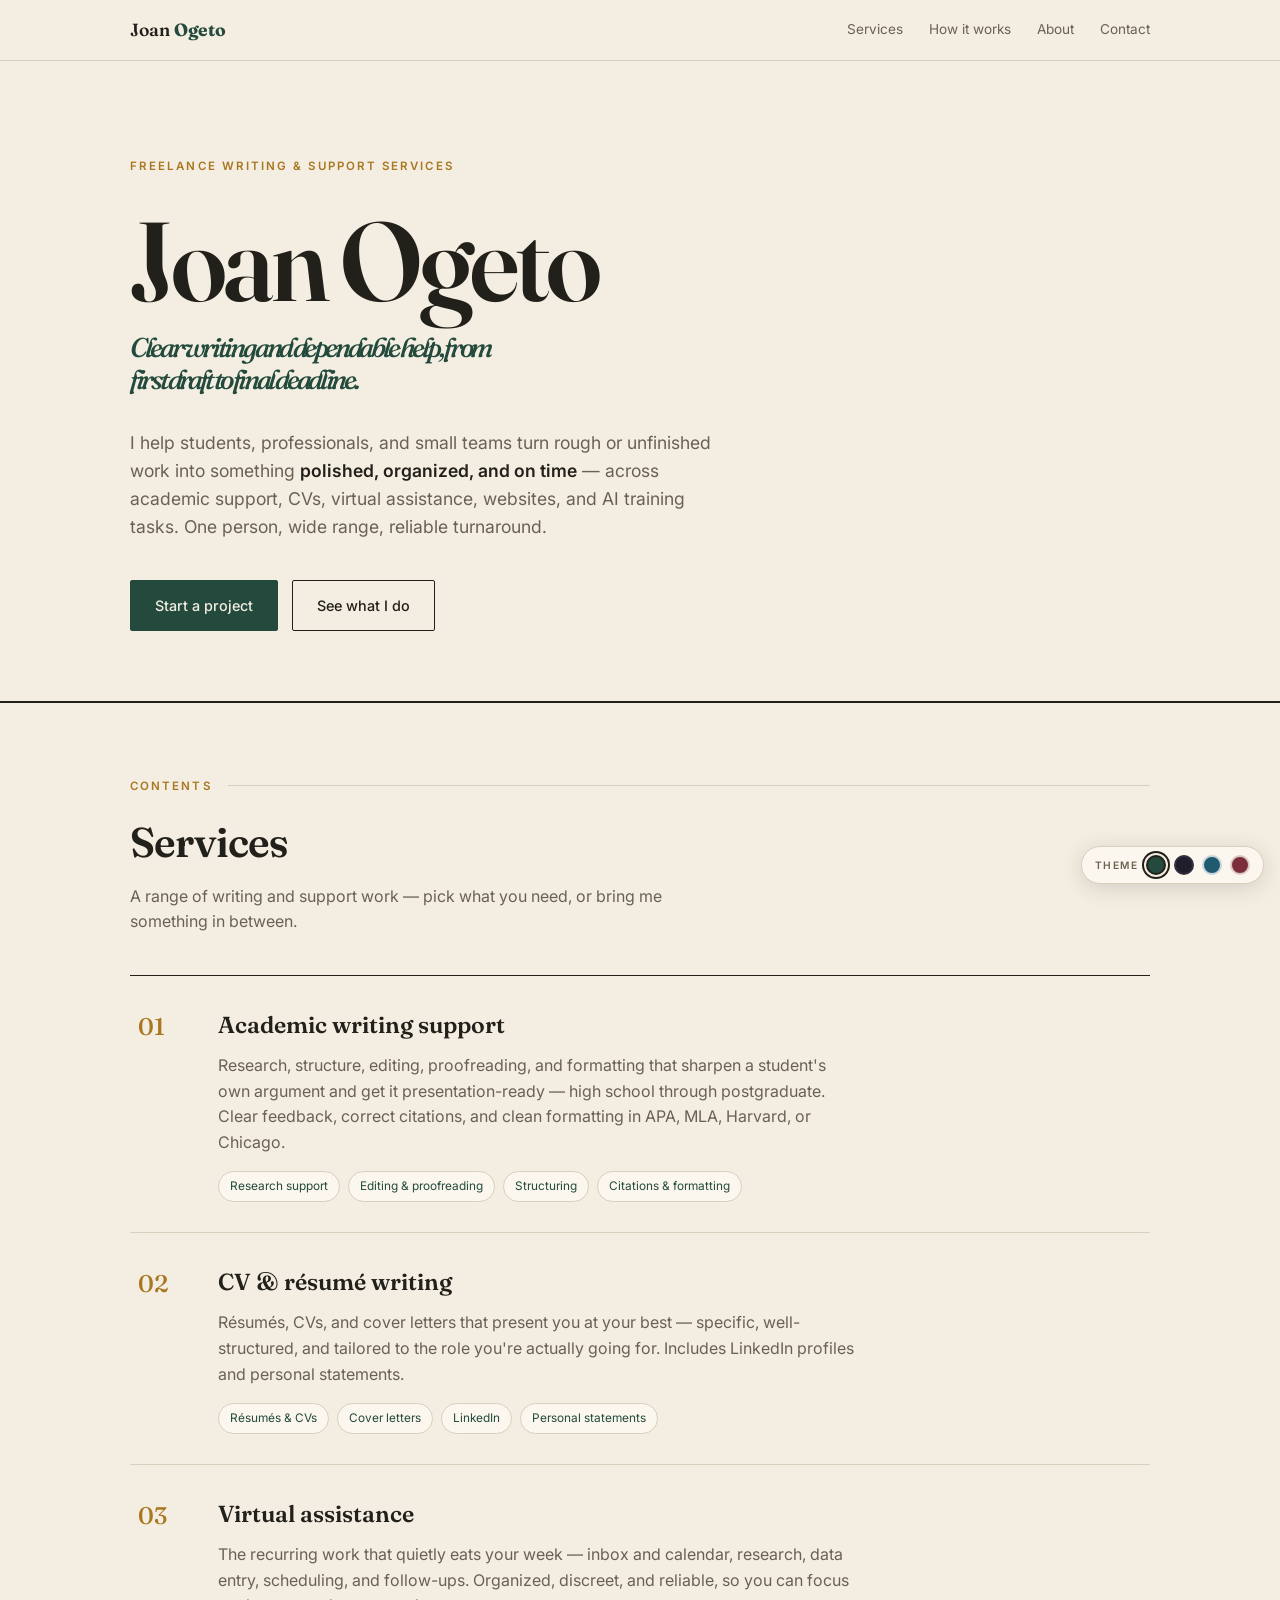
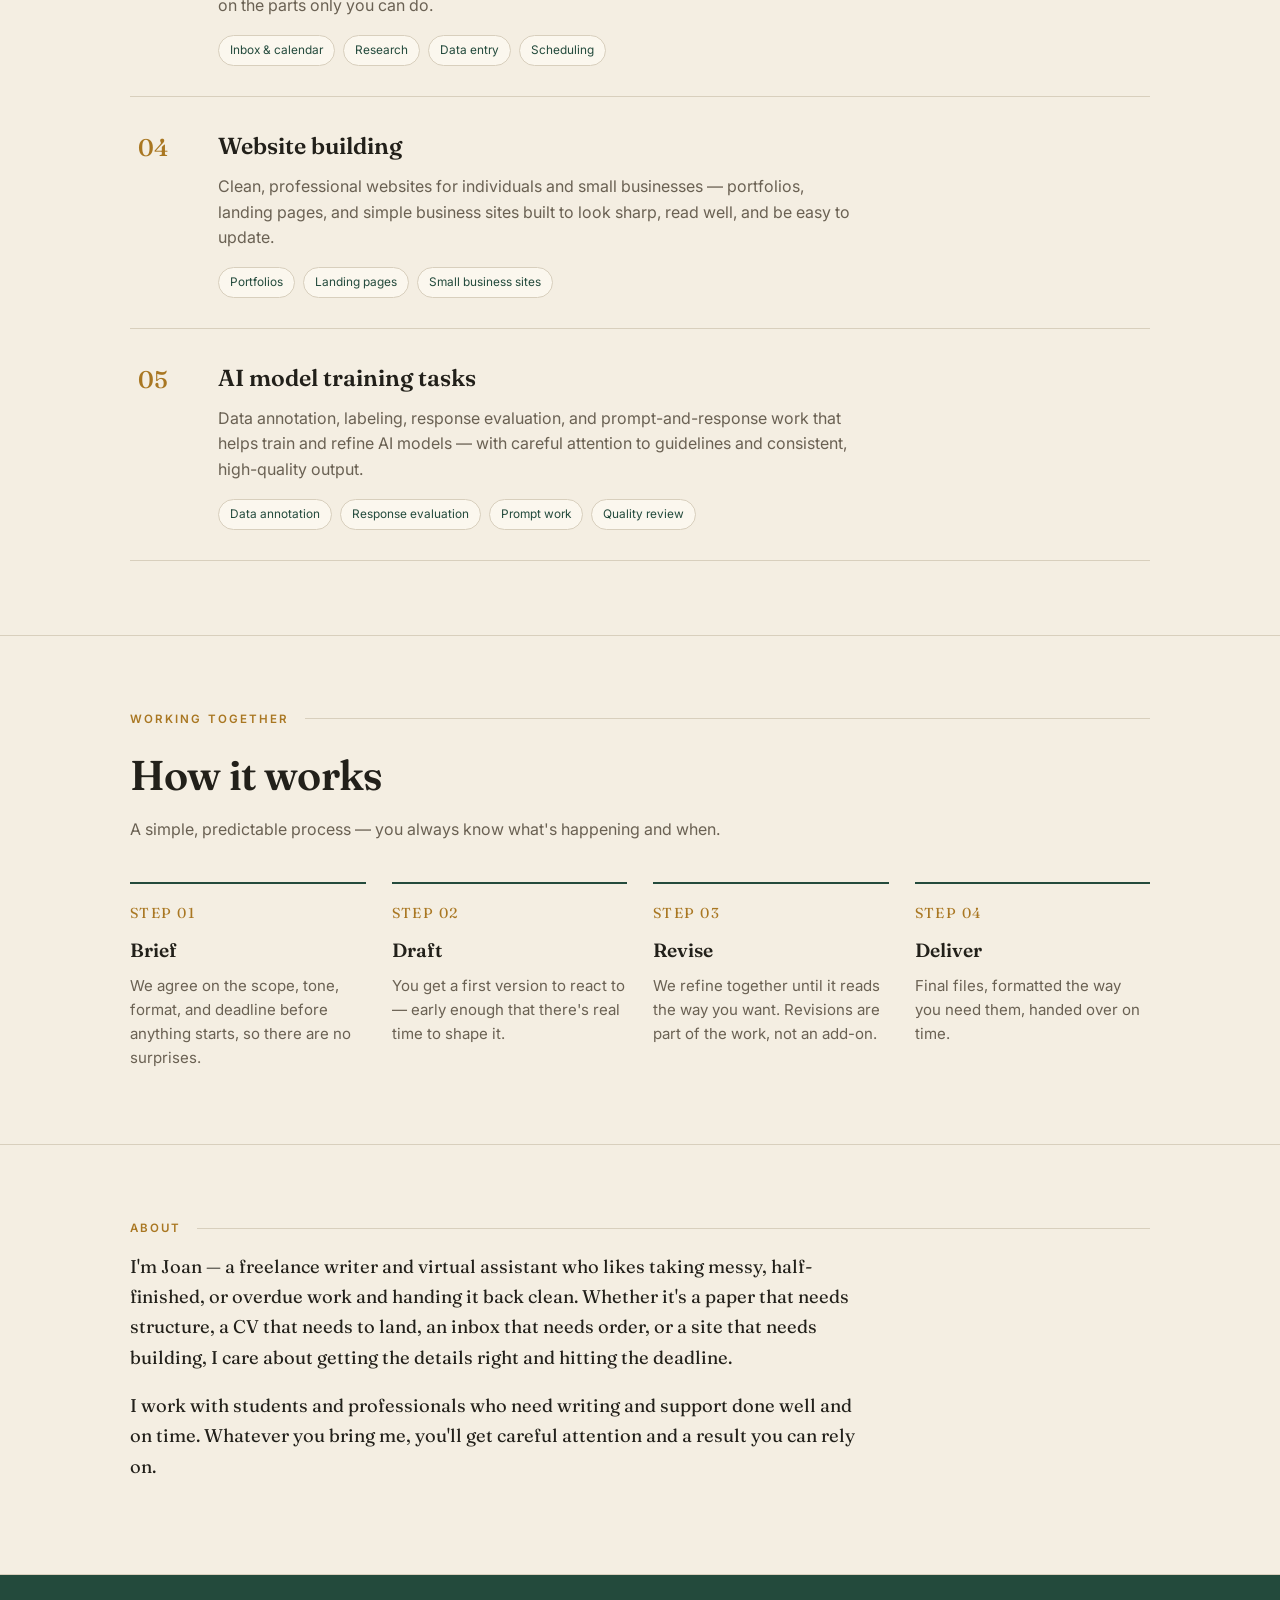
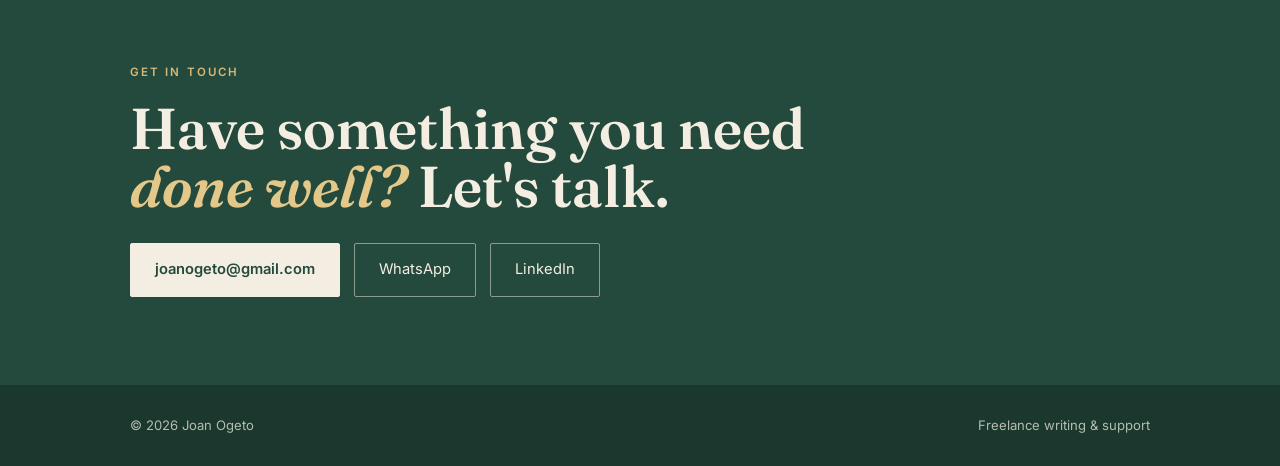
<file: index.html>
<!DOCTYPE html>
<html lang="en">
<head>
<meta charset="UTF-8">
<meta name="viewport" content="width=device-width, initial-scale=1.0">
<script>(function(){try{var t=localStorage.getItem("joan-theme");if(t)document.documentElement.setAttribute("data-theme",t);}catch(e){}})();</script>
<title>Joan Ogeto — Freelance Writing &amp; Support</title>
<link rel="preconnect" href="https://fonts.googleapis.com">
<link rel="preconnect" href="https://fonts.gstatic.com" crossorigin>
<link href="https://fonts.googleapis.com/css2?family=Fraunces:opsz,wght@9..144,400;9..144,500;9..144,600;9..144,700&family=Inter:wght@400;500;600&display=swap" rel="stylesheet">
<style>
  :root{
    --paper:#F4EEE2;--card:#FBF7EE;--ink:#22201A;--soft:#6A6153;--line:#D8CFBD;
    --brass:#A97722;--green:#234A3C;--green-deep:#1A382D;--btn-fg:#F4EEE2;
    --panel-bg:#234A3C;--panel-fg:#F4EEE2;--panel-accent:#D8B877;--panel-em:#E4C88A;
    --panel-border:rgba(244,238,226,.5);--foot-bg:#1A382D;--foot-fg:rgba(244,238,226,.72);
    --max:1080px;
  }
  [data-theme="midnight"]{
    --paper:#16151E;--card:#201E2B;--ink:#ECEAF3;--soft:#9E99AE;--line:#322E40;
    --brass:#E0A94E;--green:#86B8A6;--green-deep:#0E0D15;--btn-fg:#16151E;
    --panel-bg:#0E0D15;--panel-fg:#ECEAF3;--panel-accent:#E0A94E;--panel-em:#EEC97F;
    --panel-border:rgba(236,234,243,.35);--foot-bg:#0A0910;--foot-fg:rgba(236,234,243,.6);
  }
  [data-theme="ocean"]{
    --paper:#EEF1F4;--card:#F7F9FB;--ink:#14202B;--soft:#566371;--line:#C9D3DC;
    --brass:#C77D3A;--green:#1F5A6E;--green-deep:#143F4E;--btn-fg:#EEF1F4;
    --panel-bg:#1F5A6E;--panel-fg:#EEF1F4;--panel-accent:#E1B07A;--panel-em:#F0C892;
    --panel-border:rgba(238,241,244,.5);--foot-bg:#143F4E;--foot-fg:rgba(238,241,244,.72);
  }
  [data-theme="wine"]{
    --paper:#F5EEEB;--card:#FCF6F3;--ink:#251A1C;--soft:#6E5A5C;--line:#DCC9C6;
    --brass:#B07A2E;--green:#7A2E3B;--green-deep:#5E232E;--btn-fg:#F5EEEB;
    --panel-bg:#7A2E3B;--panel-fg:#F5EEEB;--panel-accent:#E0B27C;--panel-em:#EDC894;
    --panel-border:rgba(245,238,235,.5);--foot-bg:#5E232E;--foot-fg:rgba(245,238,235,.72);
  }
  *{box-sizing:border-box;margin:0;padding:0}
  html{scroll-behavior:smooth}
  @media (prefers-reduced-motion:reduce){html{scroll-behavior:auto}}
  body{background:var(--paper);color:var(--ink);font-family:'Inter',system-ui,sans-serif;line-height:1.6;-webkit-font-smoothing:antialiased;overflow-x:hidden;transition:background-color .3s ease,color .3s ease}
  a{color:inherit;text-decoration:none}
  .wrap{max-width:var(--max);margin:0 auto;padding:0 30px}
  .label{font-size:.72rem;letter-spacing:.18em;text-transform:uppercase;font-weight:600}

  .nav{position:sticky;top:0;z-index:40;background:color-mix(in srgb,var(--paper) 90%,transparent);backdrop-filter:blur(8px);border-bottom:1px solid var(--line)}
  .nav .wrap{display:flex;align-items:center;justify-content:space-between;height:60px}
  .nav .name{font-family:'Fraunces';font-weight:600;font-size:1.1rem}
  .nav .name b{color:var(--green)}
  .nav .links{display:flex;gap:26px}
  .nav .links a{color:var(--soft);font-size:.85rem;transition:color .2s}
  .nav .links a:hover{color:var(--green)}
  @media(max-width:620px){.nav .links{display:none}}

  .btn{display:inline-block;font-size:.9rem;font-weight:500;padding:13px 24px;border-radius:2px;transition:all .2s;border:1px solid var(--ink);cursor:pointer}
  .btn.solid{background:var(--green);border-color:var(--green);color:var(--btn-fg)}
  .btn.solid:hover{background:var(--green-deep);border-color:var(--green-deep)}
  .btn.ghost:hover{background:var(--ink);color:var(--paper)}
  a:focus-visible,button:focus-visible{outline:2px solid var(--brass);outline-offset:3px}

  .hero{padding:96px 0 70px;border-bottom:2px solid var(--ink)}
  .hero .eyebrow{color:var(--brass);margin-bottom:34px}
  .hero h1{font-family:'Fraunces';font-weight:600;font-size:clamp(3rem,10vw,7rem);line-height:.92;letter-spacing:-.03em}
  .hero h1 .sub{display:block;font-size:clamp(1.1rem,3vw,1.7rem);color:var(--green);font-weight:500;font-style:italic;margin-top:20px;max-width:22ch;line-height:1.15}
  .hero .lede{margin-top:34px;max-width:600px;font-size:1.1rem;color:var(--soft)}
  .hero .lede b{color:var(--ink);font-weight:600}
  .hero .cta-row{margin-top:38px;display:flex;flex-wrap:wrap;gap:14px}

  .sec{padding:74px 0;border-bottom:1px solid var(--line)}
  .sec-head{display:flex;align-items:baseline;gap:16px;margin-bottom:14px}
  .sec-head .k{color:var(--brass)}
  .sec-head .rule{flex:1;height:1px;background:var(--line);align-self:center}
  .sec-title{font-family:'Fraunces';font-weight:600;font-size:clamp(1.8rem,4vw,2.6rem);letter-spacing:-.02em;margin-bottom:8px}
  .sec-intro{color:var(--soft);max-width:60ch;margin-bottom:40px}

  .contents{border-top:1px solid var(--ink)}
  .entry{display:grid;grid-template-columns:56px 1fr;gap:24px;padding:30px 8px;border-bottom:1px solid var(--line);transition:background .2s}
  .entry:hover{background:var(--card)}
  .entry .no{font-family:'Fraunces';font-size:1.5rem;color:var(--brass);font-weight:500;padding-top:2px}
  .entry h3{font-family:'Fraunces';font-weight:600;font-size:1.45rem;margin-bottom:10px}
  .entry p{color:var(--soft);max-width:64ch}
  .entry .chips{margin-top:16px;display:flex;flex-wrap:wrap;gap:8px}
  .entry .chips span{font-size:.74rem;color:var(--green);border:1px solid var(--line);padding:5px 11px;border-radius:100px;background:var(--card)}
  @media(max-width:560px){.entry{grid-template-columns:1fr;gap:8px}.entry .no{font-size:1.1rem}}

  .steps{display:grid;grid-template-columns:repeat(auto-fit,minmax(200px,1fr));gap:26px}
  .step{border-top:2px solid var(--green);padding-top:18px}
  .step .n{font-family:'Fraunces';color:var(--brass);font-size:.9rem;letter-spacing:.1em;margin-bottom:10px;display:block}
  .step h4{font-family:'Fraunces';font-weight:600;font-size:1.2rem;margin-bottom:8px}
  .step p{color:var(--soft);font-size:.94rem}

  .about p{font-size:1.15rem;line-height:1.65;max-width:62ch;font-family:'Fraunces';font-weight:400;color:var(--ink);margin-bottom:18px}

  .contact{background:var(--panel-bg);color:var(--panel-fg);padding:88px 0}
  .contact .k{color:var(--panel-accent)}
  .contact h2{font-family:'Fraunces';font-weight:600;font-size:clamp(2rem,5.5vw,3.6rem);line-height:1.02;margin:18px 0 26px;max-width:18ch}
  .contact h2 em{font-style:italic;color:var(--panel-em)}
  .contact .links{display:flex;flex-wrap:wrap;gap:14px}
  .contact .links a{font-size:.92rem;padding:14px 24px;border:1px solid var(--panel-border);border-radius:2px;transition:all .2s}
  .contact .links a.primary{background:var(--panel-fg);color:var(--panel-bg);border-color:var(--panel-fg);font-weight:600}
  .contact .links a:hover{background:var(--brass);border-color:var(--brass);color:#fff}

  footer{padding:30px 0;background:var(--foot-bg);color:var(--foot-fg)}
  footer .wrap{display:flex;justify-content:space-between;flex-wrap:wrap;gap:14px;font-size:.82rem;align-items:center}

  .theme-pick{position:fixed;right:16px;bottom:16px;z-index:60;display:flex;align-items:center;gap:8px;background:var(--card);border:1px solid var(--line);border-radius:100px;padding:8px 13px;box-shadow:0 4px 22px rgba(0,0,0,.14)}
  .theme-pick__label{font-size:.64rem;letter-spacing:.14em;text-transform:uppercase;color:var(--soft);font-weight:600}
  .swatch{width:20px;height:20px;border-radius:50%;border:2px solid var(--line);background:var(--sw);cursor:pointer;padding:0;transition:transform .15s}
  .swatch:hover{transform:scale(1.15)}
  .swatch.is-active{border-color:var(--ink);box-shadow:0 0 0 2px var(--paper),0 0 0 4px var(--ink)}
  @media(max-width:560px){.theme-pick{right:10px;bottom:10px;padding:7px 10px;gap:6px}.theme-pick__label{display:none}}
  @media (prefers-reduced-motion:reduce){body{transition:none}}
</style>
</head>
<body>

<nav class="nav">
  <div class="wrap">
    <a href="#top" class="name">Joan <b>Ogeto</b></a>
    <div class="links">
      <a href="#services">Services</a>
      <a href="#process">How it works</a>
      <a href="#about">About</a>
      <a href="#contact">Contact</a>
    </div>
  </div>
</nav>

<header class="hero" id="top">
  <div class="wrap">
    <div class="eyebrow label">Freelance writing &amp; support services</div>
    <h1>Joan Ogeto<span class="sub">Clear writing and dependable help, from first draft to final deadline.</span></h1>
    <p class="lede">I help students, professionals, and small teams turn rough or unfinished work into something <b>polished, organized, and on time</b> — across academic support, CVs, virtual assistance, websites, and AI training tasks. One person, wide range, reliable turnaround.</p>
    <div class="cta-row">
      <a href="#contact" class="btn solid">Start a project</a>
      <a href="#services" class="btn ghost">See what I do</a>
    </div>
  </div>
</header>

<section class="sec" id="services">
  <div class="wrap">
    <div class="sec-head"><span class="k label">Contents</span><span class="rule"></span></div>
    <h2 class="sec-title">Services</h2>
    <p class="sec-intro">A range of writing and support work — pick what you need, or bring me something in between.</p>
    <div class="contents">
      <div class="entry">
        <div class="no">01</div>
        <div>
          <h3>Academic writing support</h3>
          <p>Research, structure, editing, proofreading, and formatting that sharpen a student's own argument and get it presentation-ready — high school through postgraduate. Clear feedback, correct citations, and clean formatting in APA, MLA, Harvard, or Chicago.</p>
          <div class="chips"><span>Research support</span><span>Editing &amp; proofreading</span><span>Structuring</span><span>Citations &amp; formatting</span></div>
        </div>
      </div>
      <div class="entry">
        <div class="no">02</div>
        <div>
          <h3>CV &amp; résumé writing</h3>
          <p>Résumés, CVs, and cover letters that present you at your best — specific, well-structured, and tailored to the role you're actually going for. Includes LinkedIn profiles and personal statements.</p>
          <div class="chips"><span>Résumés &amp; CVs</span><span>Cover letters</span><span>LinkedIn</span><span>Personal statements</span></div>
        </div>
      </div>
      <div class="entry">
        <div class="no">03</div>
        <div>
          <h3>Virtual assistance</h3>
          <p>The recurring work that quietly eats your week — inbox and calendar, research, data entry, scheduling, and follow-ups. Organized, discreet, and reliable, so you can focus on the parts only you can do.</p>
          <div class="chips"><span>Inbox &amp; calendar</span><span>Research</span><span>Data entry</span><span>Scheduling</span></div>
        </div>
      </div>
      <div class="entry">
        <div class="no">04</div>
        <div>
          <h3>Website building</h3>
          <p>Clean, professional websites for individuals and small businesses — portfolios, landing pages, and simple business sites built to look sharp, read well, and be easy to update.</p>
          <div class="chips"><span>Portfolios</span><span>Landing pages</span><span>Small business sites</span></div>
        </div>
      </div>
      <div class="entry">
        <div class="no">05</div>
        <div>
          <h3>AI model training tasks</h3>
          <p>Data annotation, labeling, response evaluation, and prompt-and-response work that helps train and refine AI models — with careful attention to guidelines and consistent, high-quality output.</p>
          <div class="chips"><span>Data annotation</span><span>Response evaluation</span><span>Prompt work</span><span>Quality review</span></div>
        </div>
      </div>
    </div>
  </div>
</section>

<section class="sec" id="process">
  <div class="wrap">
    <div class="sec-head"><span class="k label">Working together</span><span class="rule"></span></div>
    <h2 class="sec-title">How it works</h2>
    <p class="sec-intro">A simple, predictable process — you always know what's happening and when.</p>
    <div class="steps">
      <div class="step"><span class="n">STEP 01</span><h4>Brief</h4><p>We agree on the scope, tone, format, and deadline before anything starts, so there are no surprises.</p></div>
      <div class="step"><span class="n">STEP 02</span><h4>Draft</h4><p>You get a first version to react to — early enough that there's real time to shape it.</p></div>
      <div class="step"><span class="n">STEP 03</span><h4>Revise</h4><p>We refine together until it reads the way you want. Revisions are part of the work, not an add-on.</p></div>
      <div class="step"><span class="n">STEP 04</span><h4>Deliver</h4><p>Final files, formatted the way you need them, handed over on time.</p></div>
    </div>
  </div>
</section>

<section class="sec about" id="about">
  <div class="wrap">
    <div class="sec-head"><span class="k label">About</span><span class="rule"></span></div>
    <p>I'm Joan — a freelance writer and virtual assistant who likes taking messy, half-finished, or overdue work and handing it back clean. Whether it's a paper that needs structure, a CV that needs to land, an inbox that needs order, or a site that needs building, I care about getting the details right and hitting the deadline.</p>
    <p>I work with students and professionals who need writing and support done well and on time. Whatever you bring me, you'll get careful attention and a result you can rely on.</p>
  </div>
</section>

<section class="contact" id="contact">
  <div class="wrap">
    <div class="k label">Get in touch</div>
    <h2>Have something you need <em>done well?</em> Let's talk.</h2>
    <div class="links">
      <a href="mailto:joanogeto@gmail.com" class="primary">joanogeto@gmail.com</a>
      <a href="https://wa.me/254794766361" target="_blank" rel="noopener">WhatsApp</a>
      <a href="https://www.linkedin.com/in/joan-bitutu-53969b399" target="_blank" rel="noopener">LinkedIn</a>
    </div>
  </div>
</section>

<footer>
  <div class="wrap">
    <span>© 2026 Joan Ogeto</span>
    <span>Freelance writing &amp; support</span>
  </div>
</footer>

<div class="theme-pick" role="group" aria-label="Colour theme">
  <span class="theme-pick__label">Theme</span>
  <button class="swatch" data-theme="editorial" title="Editorial" style="--sw:#234A3C" aria-label="Editorial theme"></button>
  <button class="swatch" data-theme="midnight" title="Midnight" style="--sw:#201E2B" aria-label="Midnight theme"></button>
  <button class="swatch" data-theme="ocean" title="Ocean" style="--sw:#1F5A6E" aria-label="Ocean theme"></button>
  <button class="swatch" data-theme="wine" title="Wine" style="--sw:#7A2E3B" aria-label="Wine theme"></button>
</div>

<script>
document.addEventListener('DOMContentLoaded', function () {
  var root = document.documentElement;
  var swatches = document.querySelectorAll('.swatch');
  function current(){ try { return localStorage.getItem('joan-theme') || 'editorial'; } catch(e){ return 'editorial'; } }
  function mark(name){ swatches.forEach(function(s){ s.classList.toggle('is-active', s.getAttribute('data-theme') === name); }); }
  mark(current());
  swatches.forEach(function(s){
    s.addEventListener('click', function(){
      var name = s.getAttribute('data-theme');
      root.setAttribute('data-theme', name);
      try { localStorage.setItem('joan-theme', name); } catch(e){}
      mark(name);
    });
  });
});
</script>
</body>
</html>
</file>
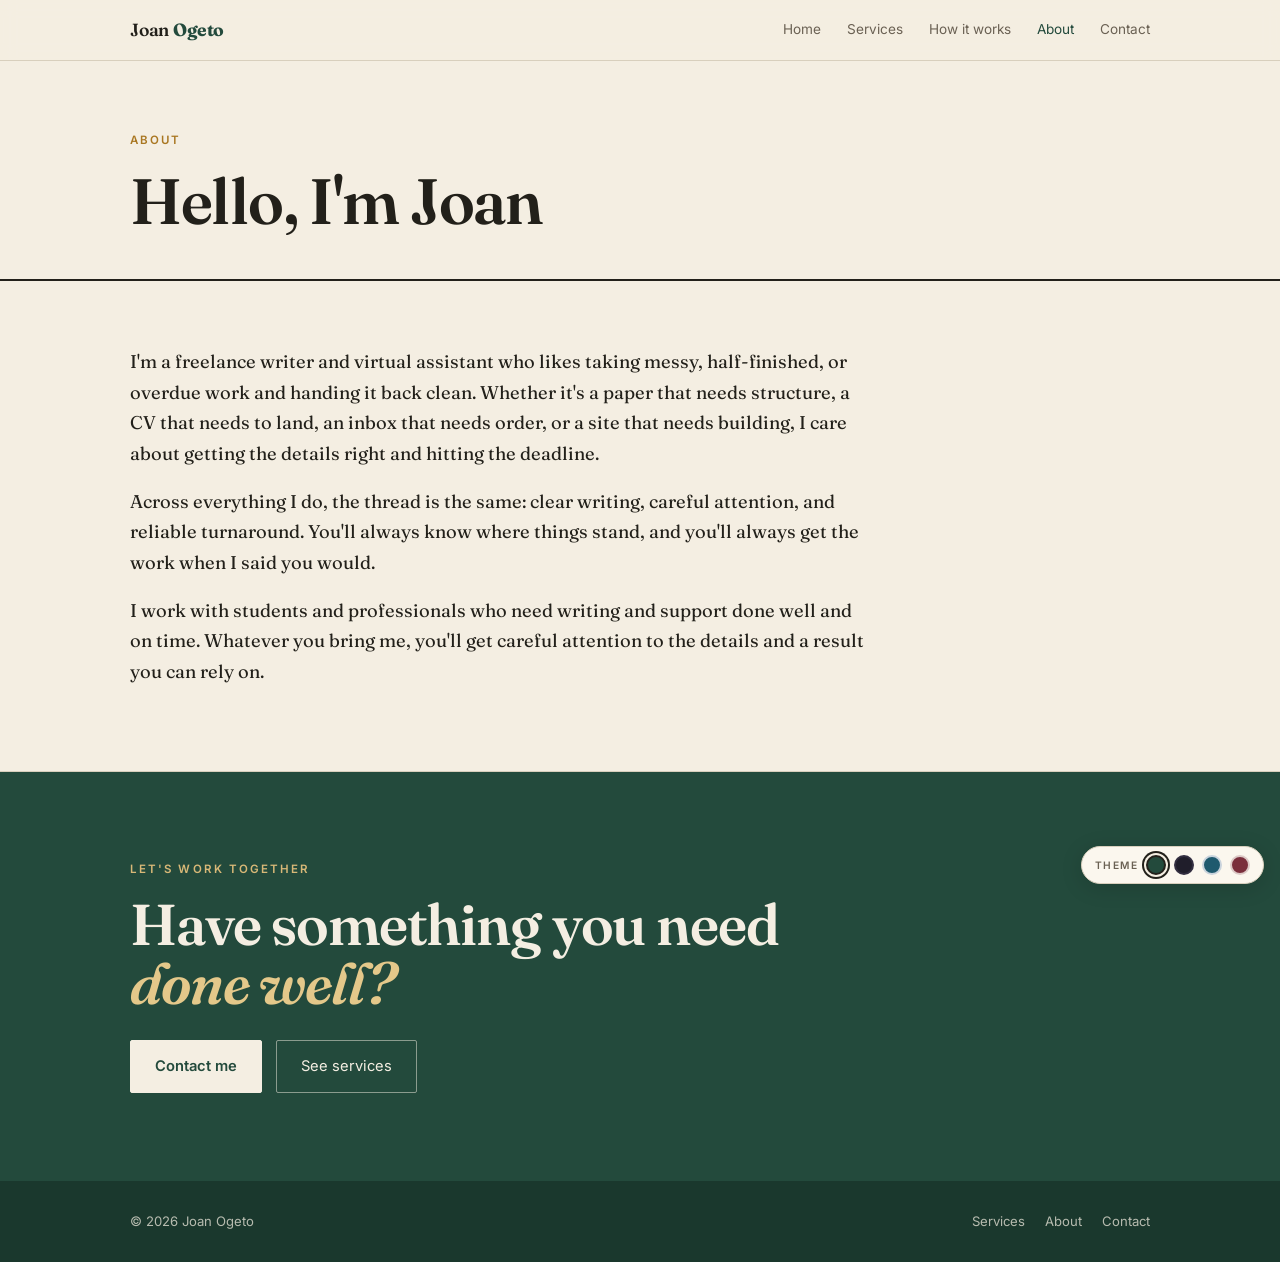
<file: about.html>
<!DOCTYPE html>
<html lang="en">
<head>
<meta charset="UTF-8">
<meta name="viewport" content="width=device-width, initial-scale=1.0">
<script>(function(){try{var t=localStorage.getItem("joan-theme");if(t)document.documentElement.setAttribute("data-theme",t);}catch(e){}})();</script>
<title>About — Joan Ogeto</title>
<link rel="preconnect" href="https://fonts.googleapis.com">
<link rel="preconnect" href="https://fonts.gstatic.com" crossorigin>
<link href="https://fonts.googleapis.com/css2?family=Fraunces:opsz,wght@9..144,400;9..144,500;9..144,600;9..144,700&family=Inter:wght@400;500;600&display=swap" rel="stylesheet">
<link rel="stylesheet" href="style.css">
</head>
<body>

<nav class="nav">
  <div class="wrap">
    <a href="index.html" class="name">Joan <b>Ogeto</b></a>
    <button class="burger" aria-label="Menu">☰</button>
    <div class="links">
      <a href="index.html">Home</a>
      <a href="services.html">Services</a>
      <a href="process.html">How it works</a>
      <a href="about.html" class="active">About</a>
      <a href="contact.html">Contact</a>
    </div>
  </div>
</nav>

<header class="pagehead">
  <div class="wrap">
    <div class="eyebrow label">About</div>
    <h1>Hello, I'm Joan</h1>
  </div>
</header>

<section class="sec about">
  <div class="wrap">
    <p>I'm a freelance writer and virtual assistant who likes taking messy, half-finished, or overdue work and handing it back clean. Whether it's a paper that needs structure, a CV that needs to land, an inbox that needs order, or a site that needs building, I care about getting the details right and hitting the deadline.</p>
    <p>Across everything I do, the thread is the same: clear writing, careful attention, and reliable turnaround. You'll always know where things stand, and you'll always get the work when I said you would.</p>
    <p>I work with students and professionals who need writing and support done well and on time. Whatever you bring me, you'll get careful attention to the details and a result you can rely on.</p>
    <!-- TIP: if you have a real client quote or a specific detail about your
         experience, replace or add to the paragraph above — it makes this
         page even stronger. -->
  </div>
</section>

<section class="contact">
  <div class="wrap">
    <div class="k label">Let's work together</div>
    <h2>Have something you need <em>done well?</em></h2>
    <div class="links">
      <a href="contact.html" class="primary">Contact me</a>
      <a href="services.html">See services</a>
    </div>
  </div>
</section>

<footer>
  <div class="wrap">
    <span>© 2026 Joan Ogeto</span>
    <div class="fnav">
      <a href="services.html">Services</a>
      <a href="about.html">About</a>
      <a href="contact.html">Contact</a>
    </div>
  </div>
</footer>

<div class="theme-pick" role="group" aria-label="Colour theme">
  <span class="theme-pick__label">Theme</span>
  <button class="swatch" data-theme="editorial" title="Editorial" style="--sw:#234A3C" aria-label="Editorial theme"></button>
  <button class="swatch" data-theme="midnight" title="Midnight" style="--sw:#201E2B" aria-label="Midnight theme"></button>
  <button class="swatch" data-theme="ocean" title="Ocean" style="--sw:#1F5A6E" aria-label="Ocean theme"></button>
  <button class="swatch" data-theme="wine" title="Wine" style="--sw:#7A2E3B" aria-label="Wine theme"></button>
</div>
<script src="script.js"></script>
</body>
</html>
</file>
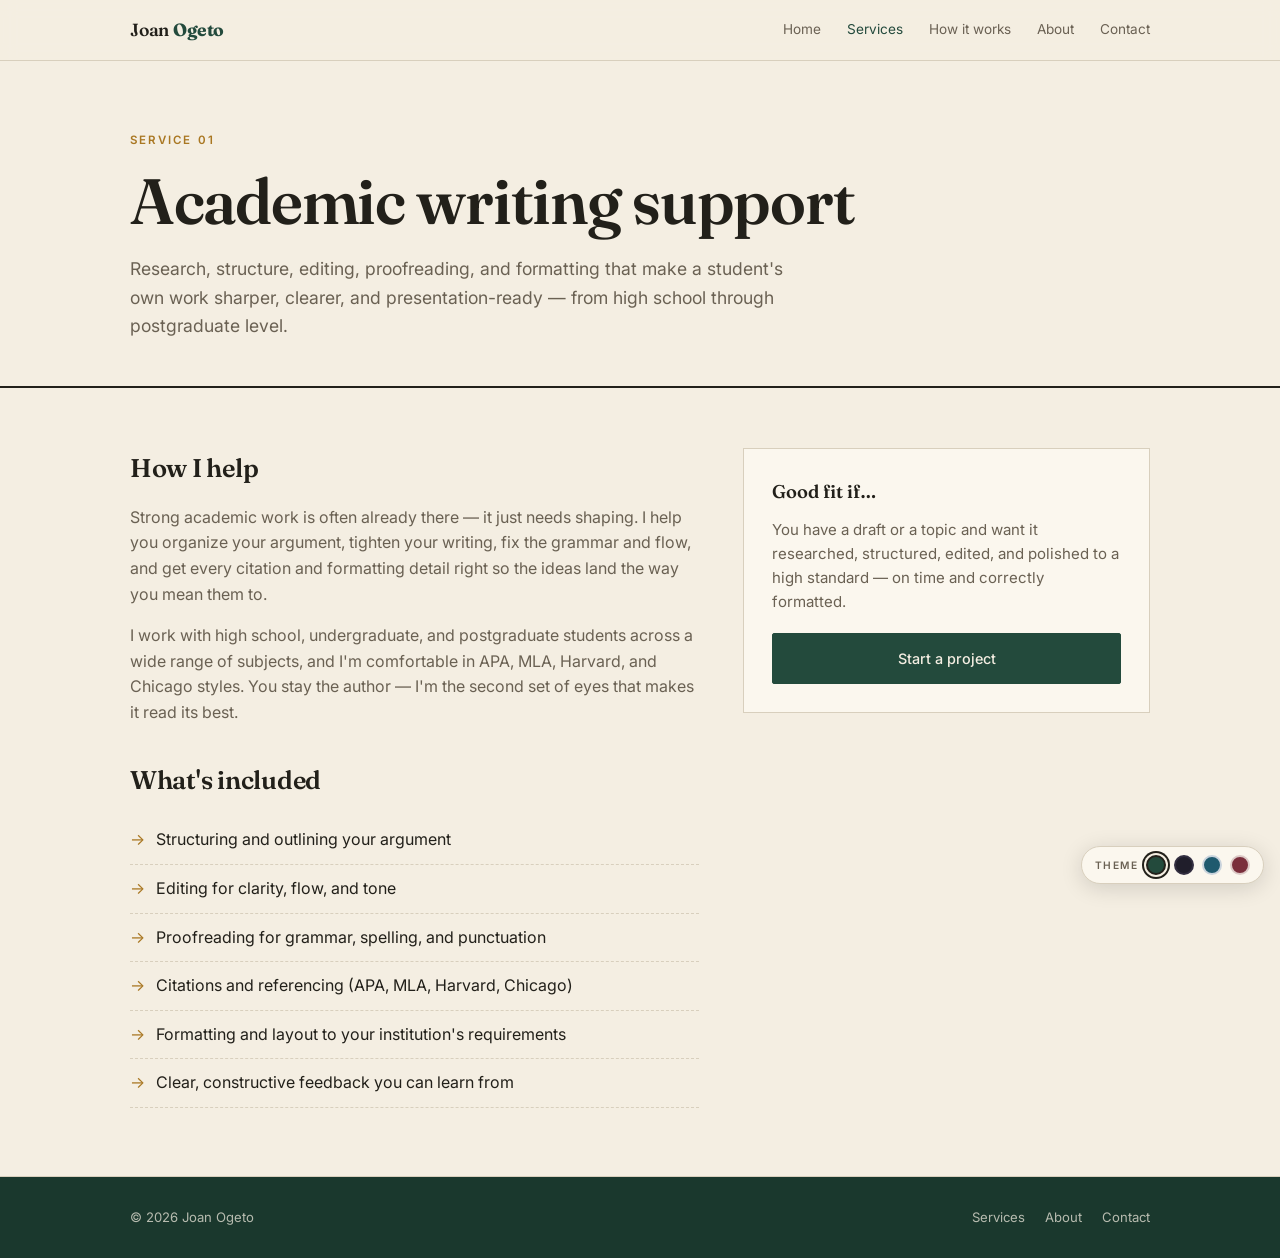
<file: academic-support.html>
<!DOCTYPE html>
<html lang="en">
<head>
<meta charset="UTF-8">
<meta name="viewport" content="width=device-width, initial-scale=1.0">
<script>(function(){try{var t=localStorage.getItem("joan-theme");if(t)document.documentElement.setAttribute("data-theme",t);}catch(e){}})();</script>
<title>Academic writing support — Joan Ogeto</title>
<link rel="preconnect" href="https://fonts.googleapis.com">
<link rel="preconnect" href="https://fonts.gstatic.com" crossorigin>
<link href="https://fonts.googleapis.com/css2?family=Fraunces:opsz,wght@9..144,400;9..144,500;9..144,600;9..144,700&family=Inter:wght@400;500;600&display=swap" rel="stylesheet">
<link rel="stylesheet" href="style.css">
</head>
<body>

<nav class="nav">
  <div class="wrap">
    <a href="index.html" class="name">Joan <b>Ogeto</b></a>
    <button class="burger" aria-label="Menu">&#9776;</button>
    <div class="links">
      <a href="index.html">Home</a>
      <a href="services.html" class="active">Services</a>
      <a href="process.html">How it works</a>
      <a href="about.html">About</a>
      <a href="contact.html">Contact</a>
    </div>
  </div>
</nav>

<header class="pagehead">
  <div class="wrap">
    <div class="eyebrow label">Service 01</div>
    <h1>Academic writing support</h1>
    <p>Research, structure, editing, proofreading, and formatting that make a student's own work sharper, clearer, and presentation-ready — from high school through postgraduate level.</p>
  </div>
</header>

<section class="detail">
  <div class="wrap">
    <div class="detail-grid">
      <div>
        <h2>How I help</h2>
        <p>Strong academic work is often already there — it just needs shaping. I help you organize your argument, tighten your writing, fix the grammar and flow, and get every citation and formatting detail right so the ideas land the way you mean them to.</p>
        <p>I work with high school, undergraduate, and postgraduate students across a wide range of subjects, and I'm comfortable in APA, MLA, Harvard, and Chicago styles. You stay the author — I'm the second set of eyes that makes it read its best.</p>
        <h2 style="margin-top:34px">What's included</h2>
        <ul>
          <li>Structuring and outlining your argument</li>
          <li>Editing for clarity, flow, and tone</li>
          <li>Proofreading for grammar, spelling, and punctuation</li>
          <li>Citations and referencing (APA, MLA, Harvard, Chicago)</li>
          <li>Formatting and layout to your institution's requirements</li>
          <li>Clear, constructive feedback you can learn from</li>
        </ul>
      </div>
      <aside class="aside">
        <h4>Good fit if&hellip;</h4>
        <p>You have a draft or a topic and want it researched, structured, edited, and polished to a high standard — on time and correctly formatted.</p>
        <a href="contact.html" class="btn solid" style="width:100%;text-align:center">Start a project</a>
      </aside>
    </div>
  </div>
</section>

<footer>
  <div class="wrap">
    <span>&copy; 2026 Joan Ogeto</span>
    <div class="fnav">
      <a href="services.html">Services</a>
      <a href="about.html">About</a>
      <a href="contact.html">Contact</a>
    </div>
  </div>
</footer>

<div class="theme-pick" role="group" aria-label="Colour theme">
  <span class="theme-pick__label">Theme</span>
  <button class="swatch" data-theme="editorial" title="Editorial" style="--sw:#234A3C" aria-label="Editorial theme"></button>
  <button class="swatch" data-theme="midnight" title="Midnight" style="--sw:#201E2B" aria-label="Midnight theme"></button>
  <button class="swatch" data-theme="ocean" title="Ocean" style="--sw:#1F5A6E" aria-label="Ocean theme"></button>
  <button class="swatch" data-theme="wine" title="Wine" style="--sw:#7A2E3B" aria-label="Wine theme"></button>
</div>
<script src="script.js"></script>
</body>
</html>
</file>
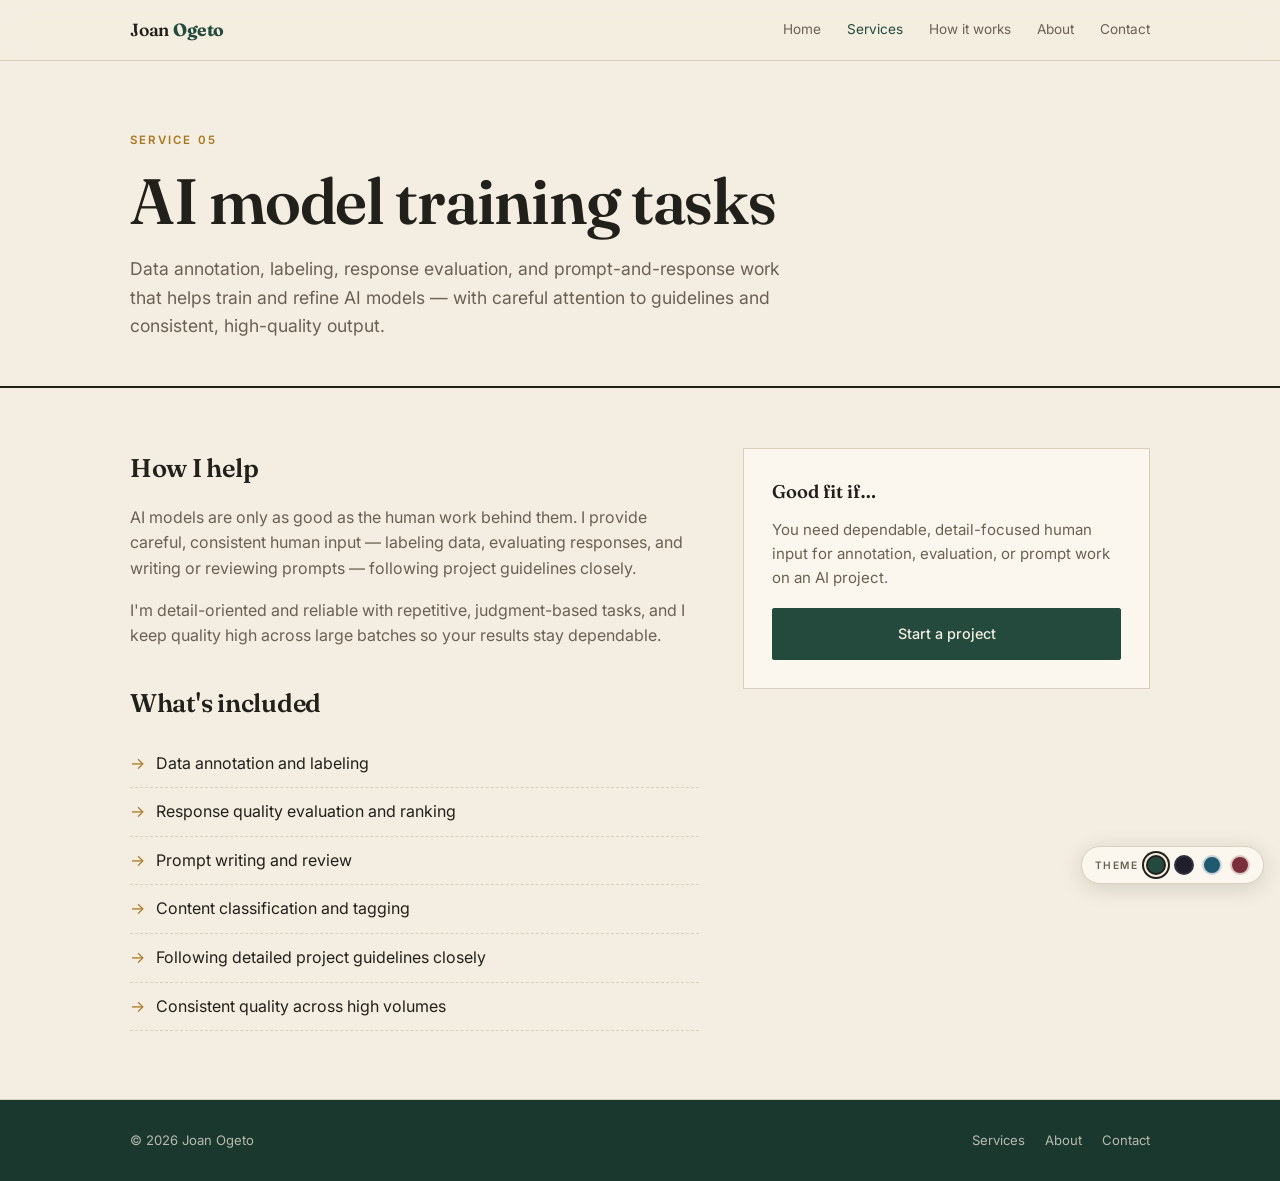
<file: ai-training.html>
<!DOCTYPE html>
<html lang="en">
<head>
<meta charset="UTF-8">
<meta name="viewport" content="width=device-width, initial-scale=1.0">
<script>(function(){try{var t=localStorage.getItem("joan-theme");if(t)document.documentElement.setAttribute("data-theme",t);}catch(e){}})();</script>
<title>AI model training tasks — Joan Ogeto</title>
<link rel="preconnect" href="https://fonts.googleapis.com">
<link rel="preconnect" href="https://fonts.gstatic.com" crossorigin>
<link href="https://fonts.googleapis.com/css2?family=Fraunces:opsz,wght@9..144,400;9..144,500;9..144,600;9..144,700&family=Inter:wght@400;500;600&display=swap" rel="stylesheet">
<link rel="stylesheet" href="style.css">
</head>
<body>

<nav class="nav">
  <div class="wrap">
    <a href="index.html" class="name">Joan <b>Ogeto</b></a>
    <button class="burger" aria-label="Menu">&#9776;</button>
    <div class="links">
      <a href="index.html">Home</a>
      <a href="services.html" class="active">Services</a>
      <a href="process.html">How it works</a>
      <a href="about.html">About</a>
      <a href="contact.html">Contact</a>
    </div>
  </div>
</nav>

<header class="pagehead">
  <div class="wrap">
    <div class="eyebrow label">Service 05</div>
    <h1>AI model training tasks</h1>
    <p>Data annotation, labeling, response evaluation, and prompt-and-response work that helps train and refine AI models — with careful attention to guidelines and consistent, high-quality output.</p>
  </div>
</header>

<section class="detail">
  <div class="wrap">
    <div class="detail-grid">
      <div>
        <h2>How I help</h2>
        <p>AI models are only as good as the human work behind them. I provide careful, consistent human input — labeling data, evaluating responses, and writing or reviewing prompts — following project guidelines closely.</p>
        <p>I'm detail-oriented and reliable with repetitive, judgment-based tasks, and I keep quality high across large batches so your results stay dependable.</p>
        <h2 style="margin-top:34px">What's included</h2>
        <ul>
          <li>Data annotation and labeling</li>
          <li>Response quality evaluation and ranking</li>
          <li>Prompt writing and review</li>
          <li>Content classification and tagging</li>
          <li>Following detailed project guidelines closely</li>
          <li>Consistent quality across high volumes</li>
        </ul>
      </div>
      <aside class="aside">
        <h4>Good fit if&hellip;</h4>
        <p>You need dependable, detail-focused human input for annotation, evaluation, or prompt work on an AI project.</p>
        <a href="contact.html" class="btn solid" style="width:100%;text-align:center">Start a project</a>
      </aside>
    </div>
  </div>
</section>

<footer>
  <div class="wrap">
    <span>&copy; 2026 Joan Ogeto</span>
    <div class="fnav">
      <a href="services.html">Services</a>
      <a href="about.html">About</a>
      <a href="contact.html">Contact</a>
    </div>
  </div>
</footer>

<div class="theme-pick" role="group" aria-label="Colour theme">
  <span class="theme-pick__label">Theme</span>
  <button class="swatch" data-theme="editorial" title="Editorial" style="--sw:#234A3C" aria-label="Editorial theme"></button>
  <button class="swatch" data-theme="midnight" title="Midnight" style="--sw:#201E2B" aria-label="Midnight theme"></button>
  <button class="swatch" data-theme="ocean" title="Ocean" style="--sw:#1F5A6E" aria-label="Ocean theme"></button>
  <button class="swatch" data-theme="wine" title="Wine" style="--sw:#7A2E3B" aria-label="Wine theme"></button>
</div>
<script src="script.js"></script>
</body>
</html>
</file>
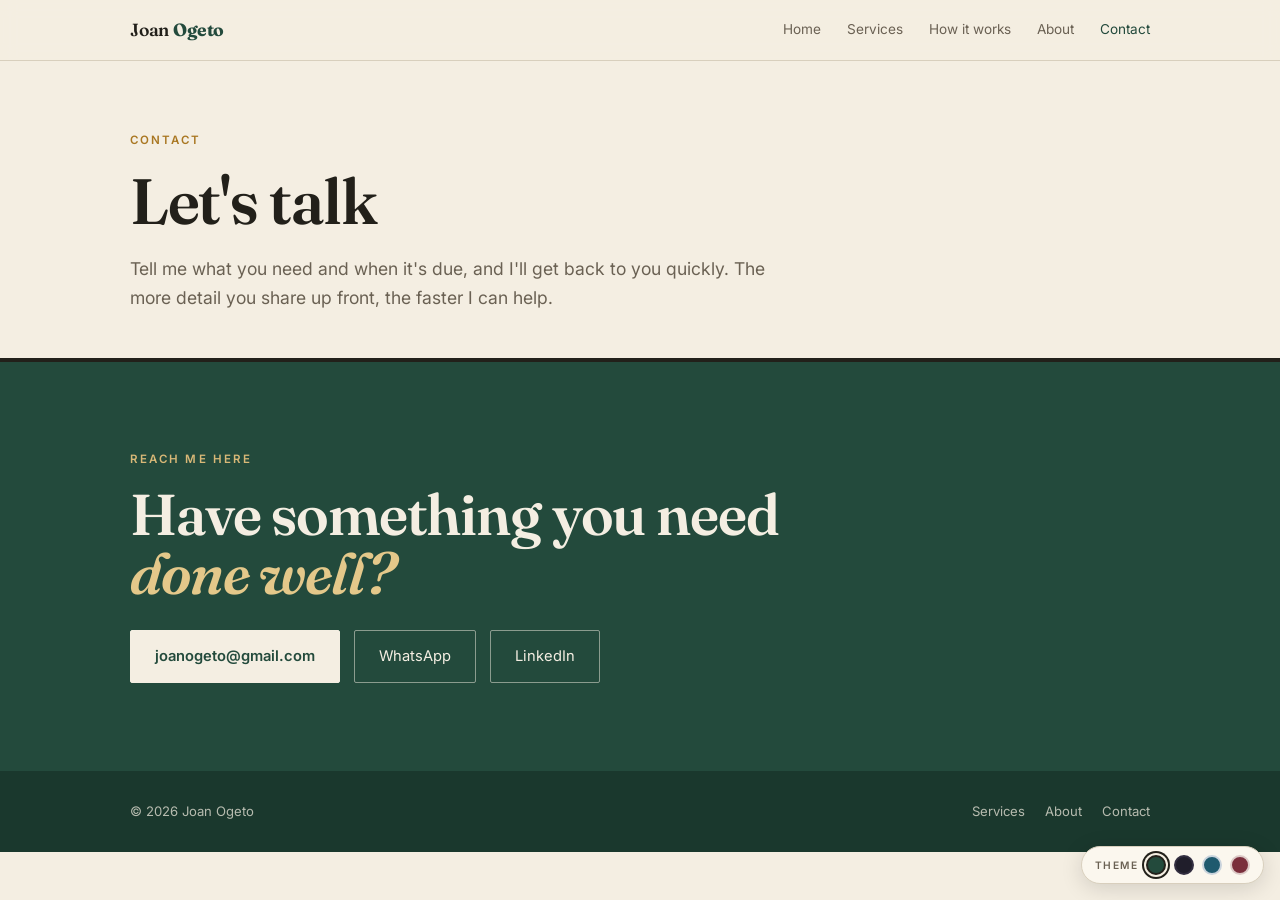
<file: contact.html>
<!DOCTYPE html>
<html lang="en">
<head>
<meta charset="UTF-8">
<meta name="viewport" content="width=device-width, initial-scale=1.0">
<script>(function(){try{var t=localStorage.getItem("joan-theme");if(t)document.documentElement.setAttribute("data-theme",t);}catch(e){}})();</script>
<title>Contact — Joan Ogeto</title>
<link rel="preconnect" href="https://fonts.googleapis.com">
<link rel="preconnect" href="https://fonts.gstatic.com" crossorigin>
<link href="https://fonts.googleapis.com/css2?family=Fraunces:opsz,wght@9..144,400;9..144,500;9..144,600;9..144,700&family=Inter:wght@400;500;600&display=swap" rel="stylesheet">
<link rel="stylesheet" href="style.css">
</head>
<body>

<nav class="nav">
  <div class="wrap">
    <a href="index.html" class="name">Joan <b>Ogeto</b></a>
    <button class="burger" aria-label="Menu">☰</button>
    <div class="links">
      <a href="index.html">Home</a>
      <a href="services.html">Services</a>
      <a href="process.html">How it works</a>
      <a href="about.html">About</a>
      <a href="contact.html" class="active">Contact</a>
    </div>
  </div>
</nav>

<header class="pagehead">
  <div class="wrap">
    <div class="eyebrow label">Contact</div>
    <h1>Let's talk</h1>
    <p>Tell me what you need and when it's due, and I'll get back to you quickly. The more detail you share up front, the faster I can help.</p>
  </div>
</header>

<section class="contact" style="border-top:2px solid var(--ink)">
  <div class="wrap">
    <div class="k label">Reach me here</div>
    <h2>Have something you need <em>done well?</em></h2>
    <div class="links">
      <a href="mailto:joanogeto@gmail.com" class="primary">joanogeto@gmail.com</a>
      <a href="https://wa.me/254794766361" target="_blank" rel="noopener">WhatsApp</a>
      <a href="https://www.linkedin.com/in/joan-bitutu-53969b399" target="_blank" rel="noopener">LinkedIn</a>
    </div>
  </div>
</section>

<footer>
  <div class="wrap">
    <span>© 2026 Joan Ogeto</span>
    <div class="fnav">
      <a href="services.html">Services</a>
      <a href="about.html">About</a>
      <a href="contact.html">Contact</a>
    </div>
  </div>
</footer>

<div class="theme-pick" role="group" aria-label="Colour theme">
  <span class="theme-pick__label">Theme</span>
  <button class="swatch" data-theme="editorial" title="Editorial" style="--sw:#234A3C" aria-label="Editorial theme"></button>
  <button class="swatch" data-theme="midnight" title="Midnight" style="--sw:#201E2B" aria-label="Midnight theme"></button>
  <button class="swatch" data-theme="ocean" title="Ocean" style="--sw:#1F5A6E" aria-label="Ocean theme"></button>
  <button class="swatch" data-theme="wine" title="Wine" style="--sw:#7A2E3B" aria-label="Wine theme"></button>
</div>
<script src="script.js"></script>
</body>
</html>
</file>
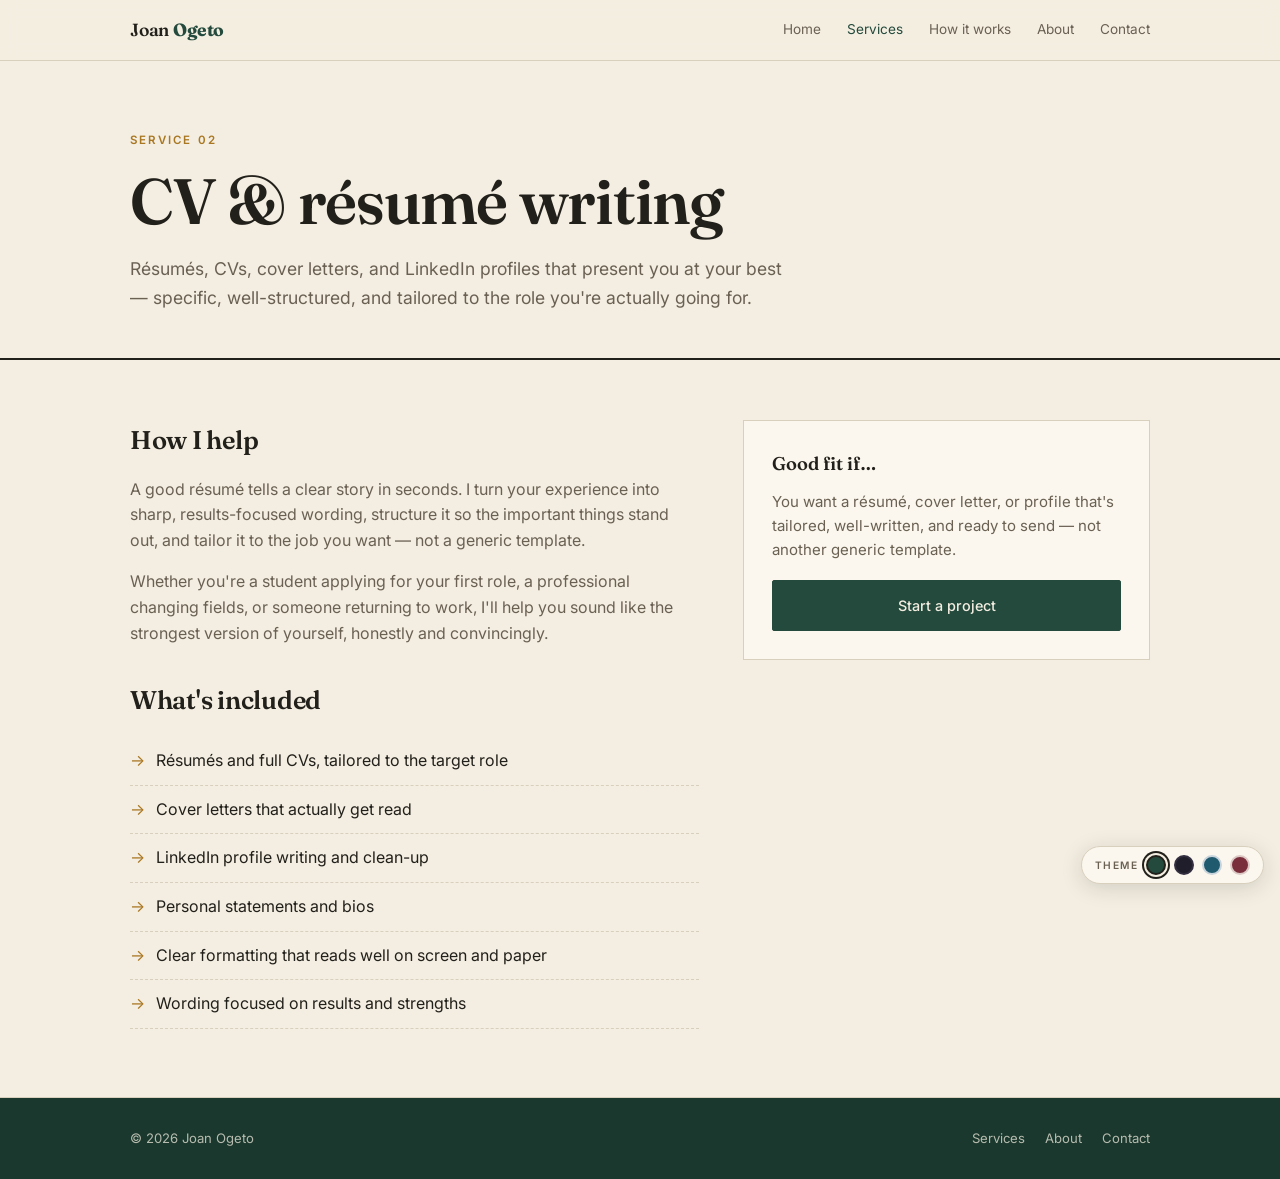
<file: cv-writing.html>
<!DOCTYPE html>
<html lang="en">
<head>
<meta charset="UTF-8">
<meta name="viewport" content="width=device-width, initial-scale=1.0">
<script>(function(){try{var t=localStorage.getItem("joan-theme");if(t)document.documentElement.setAttribute("data-theme",t);}catch(e){}})();</script>
<title>CV &amp; résumé writing — Joan Ogeto</title>
<link rel="preconnect" href="https://fonts.googleapis.com">
<link rel="preconnect" href="https://fonts.gstatic.com" crossorigin>
<link href="https://fonts.googleapis.com/css2?family=Fraunces:opsz,wght@9..144,400;9..144,500;9..144,600;9..144,700&family=Inter:wght@400;500;600&display=swap" rel="stylesheet">
<link rel="stylesheet" href="style.css">
</head>
<body>

<nav class="nav">
  <div class="wrap">
    <a href="index.html" class="name">Joan <b>Ogeto</b></a>
    <button class="burger" aria-label="Menu">&#9776;</button>
    <div class="links">
      <a href="index.html">Home</a>
      <a href="services.html" class="active">Services</a>
      <a href="process.html">How it works</a>
      <a href="about.html">About</a>
      <a href="contact.html">Contact</a>
    </div>
  </div>
</nav>

<header class="pagehead">
  <div class="wrap">
    <div class="eyebrow label">Service 02</div>
    <h1>CV &amp; résumé writing</h1>
    <p>Résumés, CVs, cover letters, and LinkedIn profiles that present you at your best — specific, well-structured, and tailored to the role you're actually going for.</p>
  </div>
</header>

<section class="detail">
  <div class="wrap">
    <div class="detail-grid">
      <div>
        <h2>How I help</h2>
        <p>A good résumé tells a clear story in seconds. I turn your experience into sharp, results-focused wording, structure it so the important things stand out, and tailor it to the job you want — not a generic template.</p>
        <p>Whether you're a student applying for your first role, a professional changing fields, or someone returning to work, I'll help you sound like the strongest version of yourself, honestly and convincingly.</p>
        <h2 style="margin-top:34px">What's included</h2>
        <ul>
          <li>Résumés and full CVs, tailored to the target role</li>
          <li>Cover letters that actually get read</li>
          <li>LinkedIn profile writing and clean-up</li>
          <li>Personal statements and bios</li>
          <li>Clear formatting that reads well on screen and paper</li>
          <li>Wording focused on results and strengths</li>
        </ul>
      </div>
      <aside class="aside">
        <h4>Good fit if&hellip;</h4>
        <p>You want a résumé, cover letter, or profile that's tailored, well-written, and ready to send — not another generic template.</p>
        <a href="contact.html" class="btn solid" style="width:100%;text-align:center">Start a project</a>
      </aside>
    </div>
  </div>
</section>

<footer>
  <div class="wrap">
    <span>&copy; 2026 Joan Ogeto</span>
    <div class="fnav">
      <a href="services.html">Services</a>
      <a href="about.html">About</a>
      <a href="contact.html">Contact</a>
    </div>
  </div>
</footer>

<div class="theme-pick" role="group" aria-label="Colour theme">
  <span class="theme-pick__label">Theme</span>
  <button class="swatch" data-theme="editorial" title="Editorial" style="--sw:#234A3C" aria-label="Editorial theme"></button>
  <button class="swatch" data-theme="midnight" title="Midnight" style="--sw:#201E2B" aria-label="Midnight theme"></button>
  <button class="swatch" data-theme="ocean" title="Ocean" style="--sw:#1F5A6E" aria-label="Ocean theme"></button>
  <button class="swatch" data-theme="wine" title="Wine" style="--sw:#7A2E3B" aria-label="Wine theme"></button>
</div>
<script src="script.js"></script>
</body>
</html>
</file>
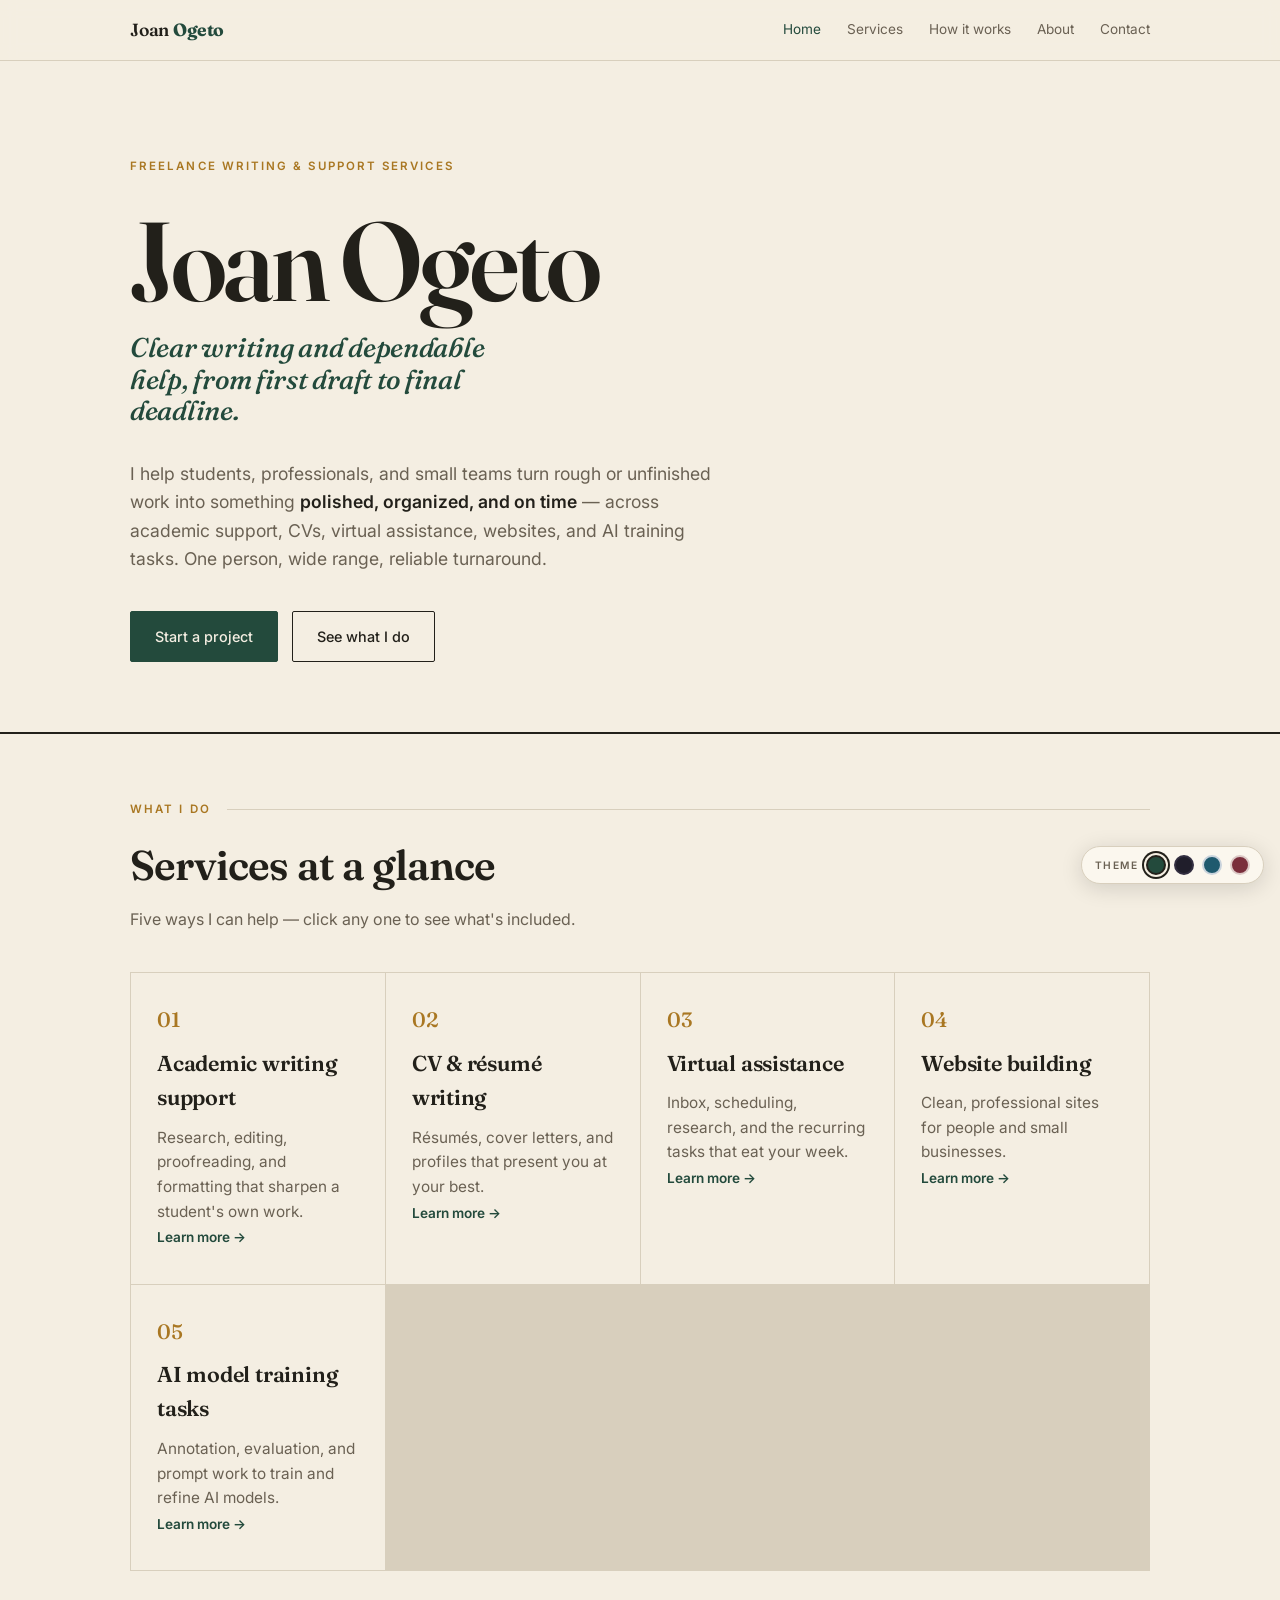
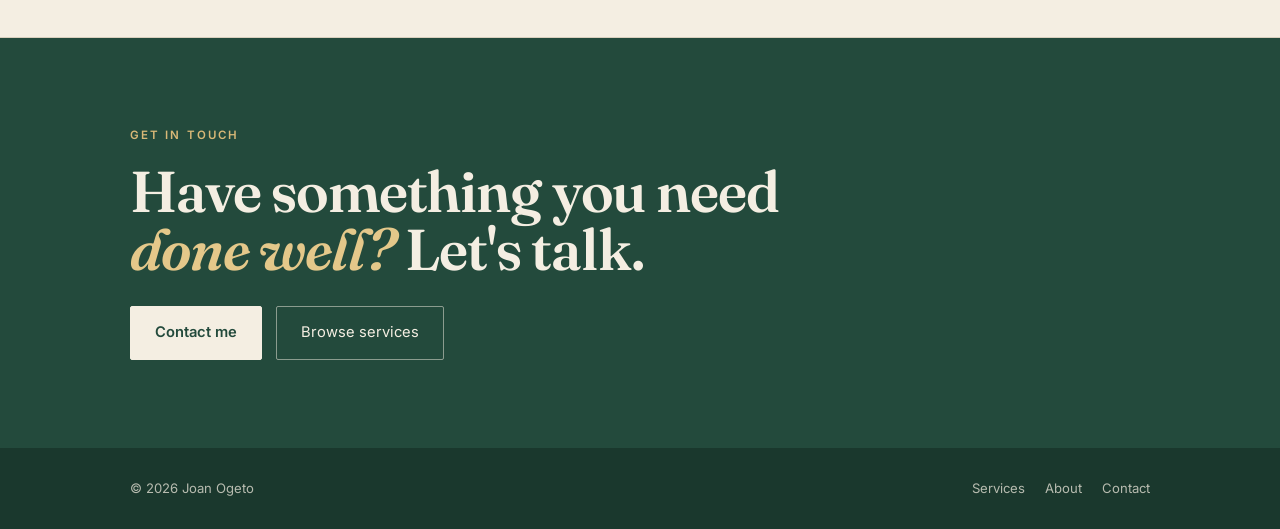
<file: index (1).html>
<!DOCTYPE html>
<html lang="en">
<head>
<meta charset="UTF-8">
<meta name="viewport" content="width=device-width, initial-scale=1.0">
<script>(function(){try{var t=localStorage.getItem("joan-theme");if(t)document.documentElement.setAttribute("data-theme",t);}catch(e){}})();</script>
<title>Joan Ogeto — Freelance Writing &amp; Support</title>
<link rel="preconnect" href="https://fonts.googleapis.com">
<link rel="preconnect" href="https://fonts.gstatic.com" crossorigin>
<link href="https://fonts.googleapis.com/css2?family=Fraunces:opsz,wght@9..144,400;9..144,500;9..144,600;9..144,700&family=Inter:wght@400;500;600&display=swap" rel="stylesheet">
<link rel="stylesheet" href="style.css">
</head>
<body>

<nav class="nav">
  <div class="wrap">
    <a href="index.html" class="name">Joan <b>Ogeto</b></a>
    <button class="burger" aria-label="Menu">☰</button>
    <div class="links">
      <a href="index.html" class="active">Home</a>
      <a href="services.html">Services</a>
      <a href="process.html">How it works</a>
      <a href="about.html">About</a>
      <a href="contact.html">Contact</a>
    </div>
  </div>
</nav>

<header class="hero">
  <div class="wrap">
    <div class="eyebrow label">Freelance writing &amp; support services</div>
    <h1>
      Joan Ogeto
      <span class="sub">Clear writing and dependable help, from first draft to final deadline.</span>
    </h1>
    <p class="lede">
      I help students, professionals, and small teams turn rough or unfinished work into something
      <b>polished, organized, and on time</b> — across academic support, CVs, virtual assistance,
      websites, and AI training tasks. One person, wide range, reliable turnaround.
    </p>
    <div class="cta-row">
      <a href="contact.html" class="btn solid">Start a project</a>
      <a href="services.html" class="btn ghost">See what I do</a>
    </div>
  </div>
</header>

<section class="sec">
  <div class="wrap">
    <div class="sec-head"><span class="k label">What I do</span><span class="rule"></span></div>
    <h2 class="sec-title">Services at a glance</h2>
    <p class="sec-intro">Five ways I can help — click any one to see what's included.</p>
    <div class="svc-grid">
      <a class="svc" href="academic-support.html">
        <span class="no">01</span><h3>Academic writing support</h3>
        <p>Research, editing, proofreading, and formatting that sharpen a student's own work.</p>
        <span class="more">Learn more →</span>
      </a>
      <a class="svc" href="cv-writing.html">
        <span class="no">02</span><h3>CV &amp; résumé writing</h3>
        <p>Résumés, cover letters, and profiles that present you at your best.</p>
        <span class="more">Learn more →</span>
      </a>
      <a class="svc" href="virtual-assistance.html">
        <span class="no">03</span><h3>Virtual assistance</h3>
        <p>Inbox, scheduling, research, and the recurring tasks that eat your week.</p>
        <span class="more">Learn more →</span>
      </a>
      <a class="svc" href="website-building.html">
        <span class="no">04</span><h3>Website building</h3>
        <p>Clean, professional sites for people and small businesses.</p>
        <span class="more">Learn more →</span>
      </a>
      <a class="svc" href="ai-training.html">
        <span class="no">05</span><h3>AI model training tasks</h3>
        <p>Annotation, evaluation, and prompt work to train and refine AI models.</p>
        <span class="more">Learn more →</span>
      </a>
    </div>
  </div>
</section>

<section class="contact">
  <div class="wrap">
    <div class="k label">Get in touch</div>
    <h2>Have something you need <em>done well?</em> Let's talk.</h2>
    <div class="links">
      <a href="contact.html" class="primary">Contact me</a>
      <a href="services.html">Browse services</a>
    </div>
  </div>
</section>

<footer>
  <div class="wrap">
    <span>© 2026 Joan Ogeto</span>
    <div class="fnav">
      <a href="services.html">Services</a>
      <a href="about.html">About</a>
      <a href="contact.html">Contact</a>
    </div>
  </div>
</footer>

<div class="theme-pick" role="group" aria-label="Colour theme">
  <span class="theme-pick__label">Theme</span>
  <button class="swatch" data-theme="editorial" title="Editorial" style="--sw:#234A3C" aria-label="Editorial theme"></button>
  <button class="swatch" data-theme="midnight" title="Midnight" style="--sw:#201E2B" aria-label="Midnight theme"></button>
  <button class="swatch" data-theme="ocean" title="Ocean" style="--sw:#1F5A6E" aria-label="Ocean theme"></button>
  <button class="swatch" data-theme="wine" title="Wine" style="--sw:#7A2E3B" aria-label="Wine theme"></button>
</div>
<script src="script.js"></script>
</body>
</html>
</file>
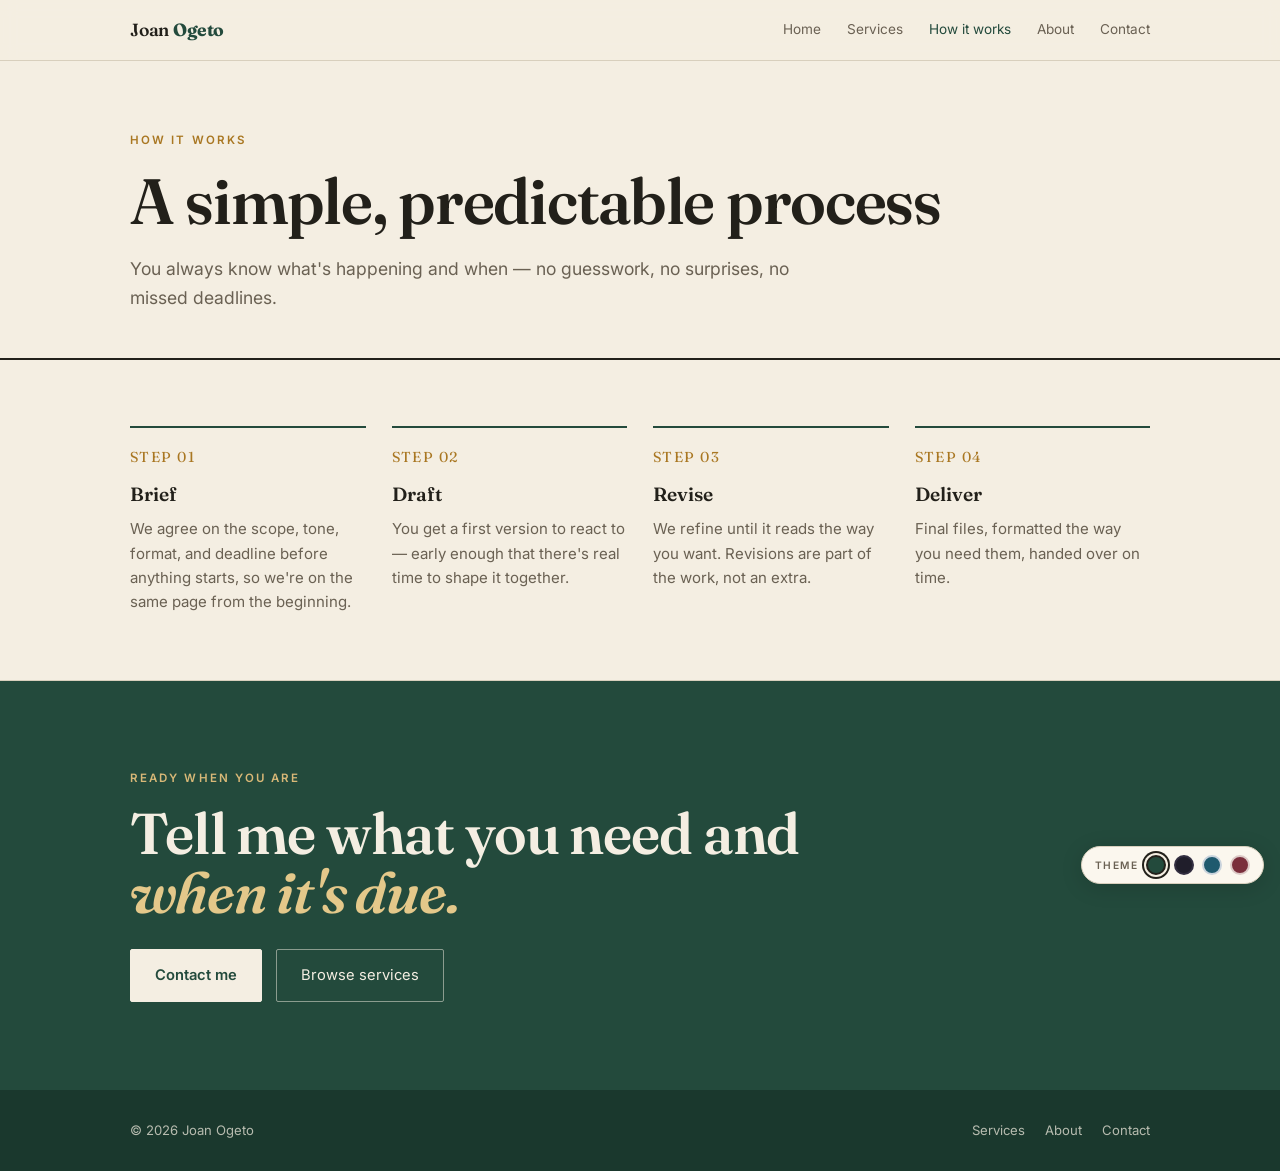
<file: process.html>
<!DOCTYPE html>
<html lang="en">
<head>
<meta charset="UTF-8">
<meta name="viewport" content="width=device-width, initial-scale=1.0">
<script>(function(){try{var t=localStorage.getItem("joan-theme");if(t)document.documentElement.setAttribute("data-theme",t);}catch(e){}})();</script>
<title>How it works — Joan Ogeto</title>
<link rel="preconnect" href="https://fonts.googleapis.com">
<link rel="preconnect" href="https://fonts.gstatic.com" crossorigin>
<link href="https://fonts.googleapis.com/css2?family=Fraunces:opsz,wght@9..144,400;9..144,500;9..144,600;9..144,700&family=Inter:wght@400;500;600&display=swap" rel="stylesheet">
<link rel="stylesheet" href="style.css">
</head>
<body>

<nav class="nav">
  <div class="wrap">
    <a href="index.html" class="name">Joan <b>Ogeto</b></a>
    <button class="burger" aria-label="Menu">☰</button>
    <div class="links">
      <a href="index.html">Home</a>
      <a href="services.html">Services</a>
      <a href="process.html" class="active">How it works</a>
      <a href="about.html">About</a>
      <a href="contact.html">Contact</a>
    </div>
  </div>
</nav>

<header class="pagehead">
  <div class="wrap">
    <div class="eyebrow label">How it works</div>
    <h1>A simple, predictable process</h1>
    <p>You always know what's happening and when — no guesswork, no surprises, no missed deadlines.</p>
  </div>
</header>

<section class="sec">
  <div class="wrap">
    <div class="steps">
      <div class="step"><span class="n">STEP 01</span><h4>Brief</h4><p>We agree on the scope, tone, format, and deadline before anything starts, so we're on the same page from the beginning.</p></div>
      <div class="step"><span class="n">STEP 02</span><h4>Draft</h4><p>You get a first version to react to — early enough that there's real time to shape it together.</p></div>
      <div class="step"><span class="n">STEP 03</span><h4>Revise</h4><p>We refine until it reads the way you want. Revisions are part of the work, not an extra.</p></div>
      <div class="step"><span class="n">STEP 04</span><h4>Deliver</h4><p>Final files, formatted the way you need them, handed over on time.</p></div>
    </div>
  </div>
</section>

<section class="contact">
  <div class="wrap">
    <div class="k label">Ready when you are</div>
    <h2>Tell me what you need and <em>when it's due.</em></h2>
    <div class="links">
      <a href="contact.html" class="primary">Contact me</a>
      <a href="services.html">Browse services</a>
    </div>
  </div>
</section>

<footer>
  <div class="wrap">
    <span>© 2026 Joan Ogeto</span>
    <div class="fnav">
      <a href="services.html">Services</a>
      <a href="about.html">About</a>
      <a href="contact.html">Contact</a>
    </div>
  </div>
</footer>

<div class="theme-pick" role="group" aria-label="Colour theme">
  <span class="theme-pick__label">Theme</span>
  <button class="swatch" data-theme="editorial" title="Editorial" style="--sw:#234A3C" aria-label="Editorial theme"></button>
  <button class="swatch" data-theme="midnight" title="Midnight" style="--sw:#201E2B" aria-label="Midnight theme"></button>
  <button class="swatch" data-theme="ocean" title="Ocean" style="--sw:#1F5A6E" aria-label="Ocean theme"></button>
  <button class="swatch" data-theme="wine" title="Wine" style="--sw:#7A2E3B" aria-label="Wine theme"></button>
</div>
<script src="script.js"></script>
</body>
</html>
</file>
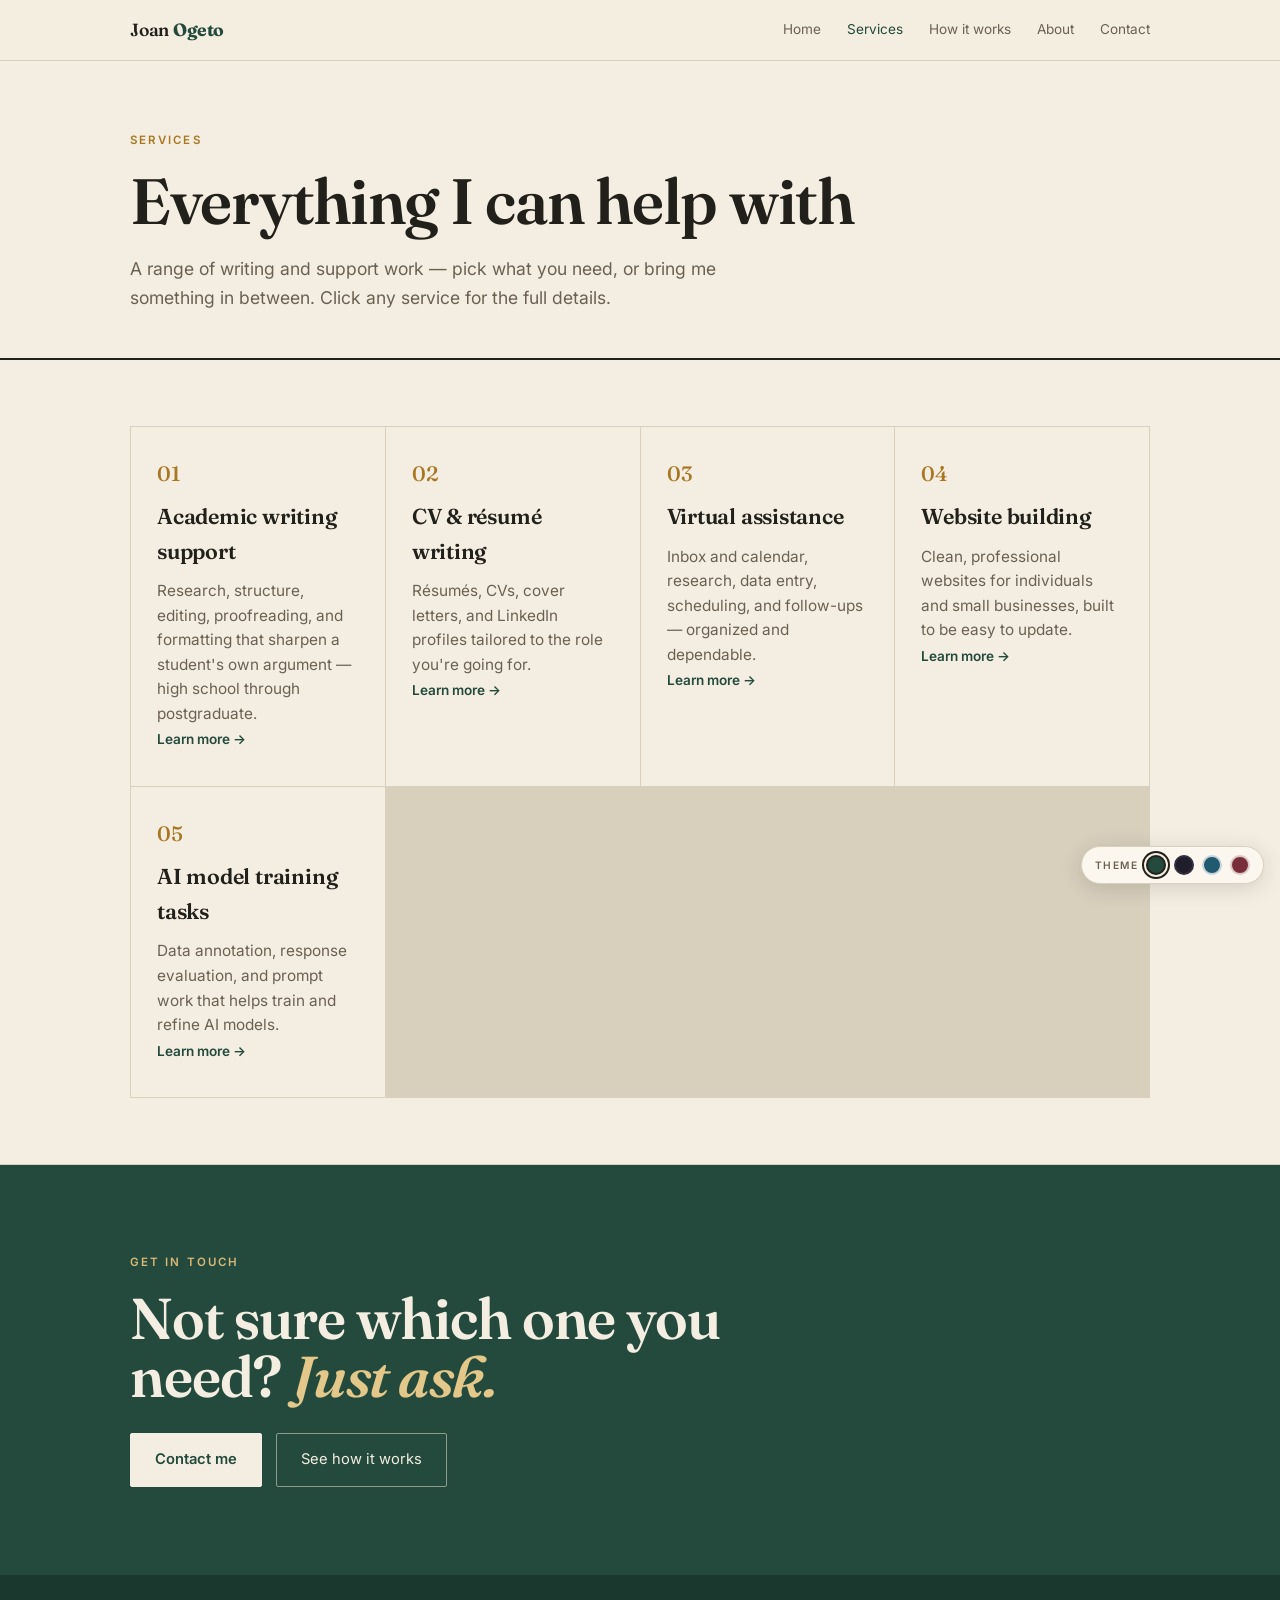
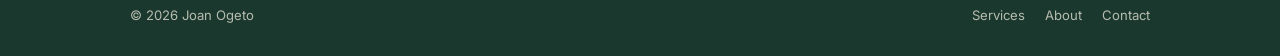
<file: services.html>
<!DOCTYPE html>
<html lang="en">
<head>
<meta charset="UTF-8">
<meta name="viewport" content="width=device-width, initial-scale=1.0">
<script>(function(){try{var t=localStorage.getItem("joan-theme");if(t)document.documentElement.setAttribute("data-theme",t);}catch(e){}})();</script>
<title>Services — Joan Ogeto</title>
<link rel="preconnect" href="https://fonts.googleapis.com">
<link rel="preconnect" href="https://fonts.gstatic.com" crossorigin>
<link href="https://fonts.googleapis.com/css2?family=Fraunces:opsz,wght@9..144,400;9..144,500;9..144,600;9..144,700&family=Inter:wght@400;500;600&display=swap" rel="stylesheet">
<link rel="stylesheet" href="style.css">
</head>
<body>

<nav class="nav">
  <div class="wrap">
    <a href="index.html" class="name">Joan <b>Ogeto</b></a>
    <button class="burger" aria-label="Menu">☰</button>
    <div class="links">
      <a href="index.html">Home</a>
      <a href="services.html" class="active">Services</a>
      <a href="process.html">How it works</a>
      <a href="about.html">About</a>
      <a href="contact.html">Contact</a>
    </div>
  </div>
</nav>

<header class="pagehead">
  <div class="wrap">
    <div class="eyebrow label">Services</div>
    <h1>Everything I can help with</h1>
    <p>A range of writing and support work — pick what you need, or bring me something in between. Click any service for the full details.</p>
  </div>
</header>

<section class="sec">
  <div class="wrap">
    <div class="svc-grid">
      <a class="svc" href="academic-support.html">
        <span class="no">01</span><h3>Academic writing support</h3>
        <p>Research, structure, editing, proofreading, and formatting that sharpen a student's own argument — high school through postgraduate.</p>
        <span class="more">Learn more →</span>
      </a>
      <a class="svc" href="cv-writing.html">
        <span class="no">02</span><h3>CV &amp; résumé writing</h3>
        <p>Résumés, CVs, cover letters, and LinkedIn profiles tailored to the role you're going for.</p>
        <span class="more">Learn more →</span>
      </a>
      <a class="svc" href="virtual-assistance.html">
        <span class="no">03</span><h3>Virtual assistance</h3>
        <p>Inbox and calendar, research, data entry, scheduling, and follow-ups — organized and dependable.</p>
        <span class="more">Learn more →</span>
      </a>
      <a class="svc" href="website-building.html">
        <span class="no">04</span><h3>Website building</h3>
        <p>Clean, professional websites for individuals and small businesses, built to be easy to update.</p>
        <span class="more">Learn more →</span>
      </a>
      <a class="svc" href="ai-training.html">
        <span class="no">05</span><h3>AI model training tasks</h3>
        <p>Data annotation, response evaluation, and prompt work that helps train and refine AI models.</p>
        <span class="more">Learn more →</span>
      </a>
    </div>
  </div>
</section>

<section class="contact">
  <div class="wrap">
    <div class="k label">Get in touch</div>
    <h2>Not sure which one you need? <em>Just ask.</em></h2>
    <div class="links">
      <a href="contact.html" class="primary">Contact me</a>
      <a href="process.html">See how it works</a>
    </div>
  </div>
</section>

<footer>
  <div class="wrap">
    <span>© 2026 Joan Ogeto</span>
    <div class="fnav">
      <a href="services.html">Services</a>
      <a href="about.html">About</a>
      <a href="contact.html">Contact</a>
    </div>
  </div>
</footer>

<div class="theme-pick" role="group" aria-label="Colour theme">
  <span class="theme-pick__label">Theme</span>
  <button class="swatch" data-theme="editorial" title="Editorial" style="--sw:#234A3C" aria-label="Editorial theme"></button>
  <button class="swatch" data-theme="midnight" title="Midnight" style="--sw:#201E2B" aria-label="Midnight theme"></button>
  <button class="swatch" data-theme="ocean" title="Ocean" style="--sw:#1F5A6E" aria-label="Ocean theme"></button>
  <button class="swatch" data-theme="wine" title="Wine" style="--sw:#7A2E3B" aria-label="Wine theme"></button>
</div>
<script src="script.js"></script>
</body>
</html>
</file>
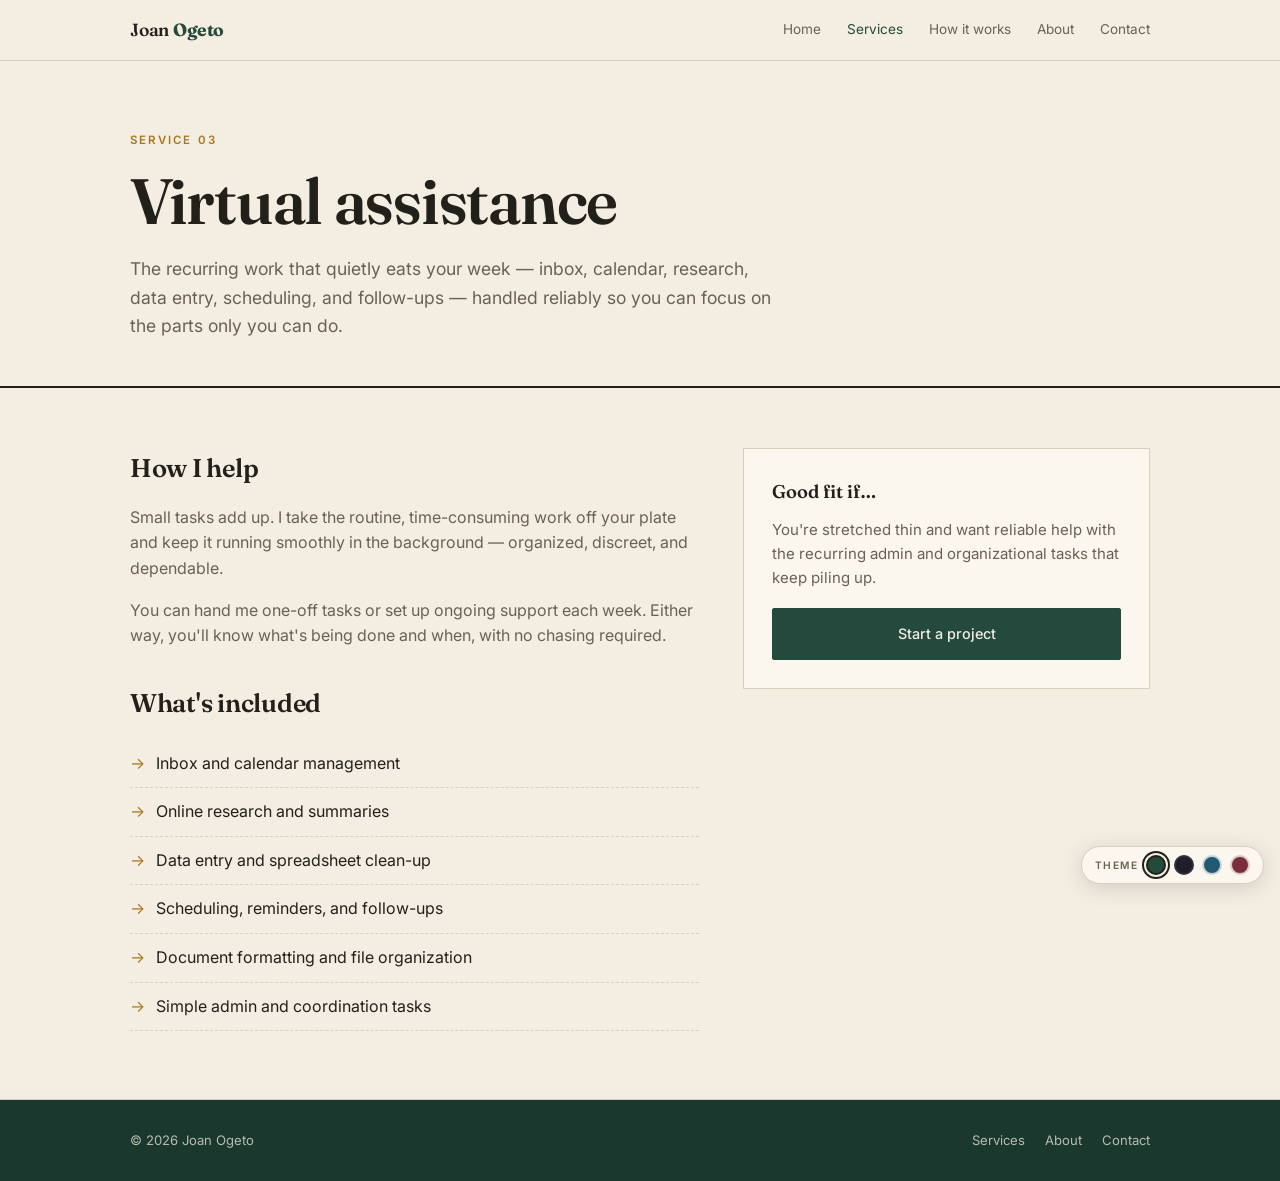
<file: virtual-assistance.html>
<!DOCTYPE html>
<html lang="en">
<head>
<meta charset="UTF-8">
<meta name="viewport" content="width=device-width, initial-scale=1.0">
<script>(function(){try{var t=localStorage.getItem("joan-theme");if(t)document.documentElement.setAttribute("data-theme",t);}catch(e){}})();</script>
<title>Virtual assistance — Joan Ogeto</title>
<link rel="preconnect" href="https://fonts.googleapis.com">
<link rel="preconnect" href="https://fonts.gstatic.com" crossorigin>
<link href="https://fonts.googleapis.com/css2?family=Fraunces:opsz,wght@9..144,400;9..144,500;9..144,600;9..144,700&family=Inter:wght@400;500;600&display=swap" rel="stylesheet">
<link rel="stylesheet" href="style.css">
</head>
<body>

<nav class="nav">
  <div class="wrap">
    <a href="index.html" class="name">Joan <b>Ogeto</b></a>
    <button class="burger" aria-label="Menu">&#9776;</button>
    <div class="links">
      <a href="index.html">Home</a>
      <a href="services.html" class="active">Services</a>
      <a href="process.html">How it works</a>
      <a href="about.html">About</a>
      <a href="contact.html">Contact</a>
    </div>
  </div>
</nav>

<header class="pagehead">
  <div class="wrap">
    <div class="eyebrow label">Service 03</div>
    <h1>Virtual assistance</h1>
    <p>The recurring work that quietly eats your week — inbox, calendar, research, data entry, scheduling, and follow-ups — handled reliably so you can focus on the parts only you can do.</p>
  </div>
</header>

<section class="detail">
  <div class="wrap">
    <div class="detail-grid">
      <div>
        <h2>How I help</h2>
        <p>Small tasks add up. I take the routine, time-consuming work off your plate and keep it running smoothly in the background — organized, discreet, and dependable.</p>
        <p>You can hand me one-off tasks or set up ongoing support each week. Either way, you'll know what's being done and when, with no chasing required.</p>
        <h2 style="margin-top:34px">What's included</h2>
        <ul>
          <li>Inbox and calendar management</li>
          <li>Online research and summaries</li>
          <li>Data entry and spreadsheet clean-up</li>
          <li>Scheduling, reminders, and follow-ups</li>
          <li>Document formatting and file organization</li>
          <li>Simple admin and coordination tasks</li>
        </ul>
      </div>
      <aside class="aside">
        <h4>Good fit if&hellip;</h4>
        <p>You're stretched thin and want reliable help with the recurring admin and organizational tasks that keep piling up.</p>
        <a href="contact.html" class="btn solid" style="width:100%;text-align:center">Start a project</a>
      </aside>
    </div>
  </div>
</section>

<footer>
  <div class="wrap">
    <span>&copy; 2026 Joan Ogeto</span>
    <div class="fnav">
      <a href="services.html">Services</a>
      <a href="about.html">About</a>
      <a href="contact.html">Contact</a>
    </div>
  </div>
</footer>

<div class="theme-pick" role="group" aria-label="Colour theme">
  <span class="theme-pick__label">Theme</span>
  <button class="swatch" data-theme="editorial" title="Editorial" style="--sw:#234A3C" aria-label="Editorial theme"></button>
  <button class="swatch" data-theme="midnight" title="Midnight" style="--sw:#201E2B" aria-label="Midnight theme"></button>
  <button class="swatch" data-theme="ocean" title="Ocean" style="--sw:#1F5A6E" aria-label="Ocean theme"></button>
  <button class="swatch" data-theme="wine" title="Wine" style="--sw:#7A2E3B" aria-label="Wine theme"></button>
</div>
<script src="script.js"></script>
</body>
</html>
</file>
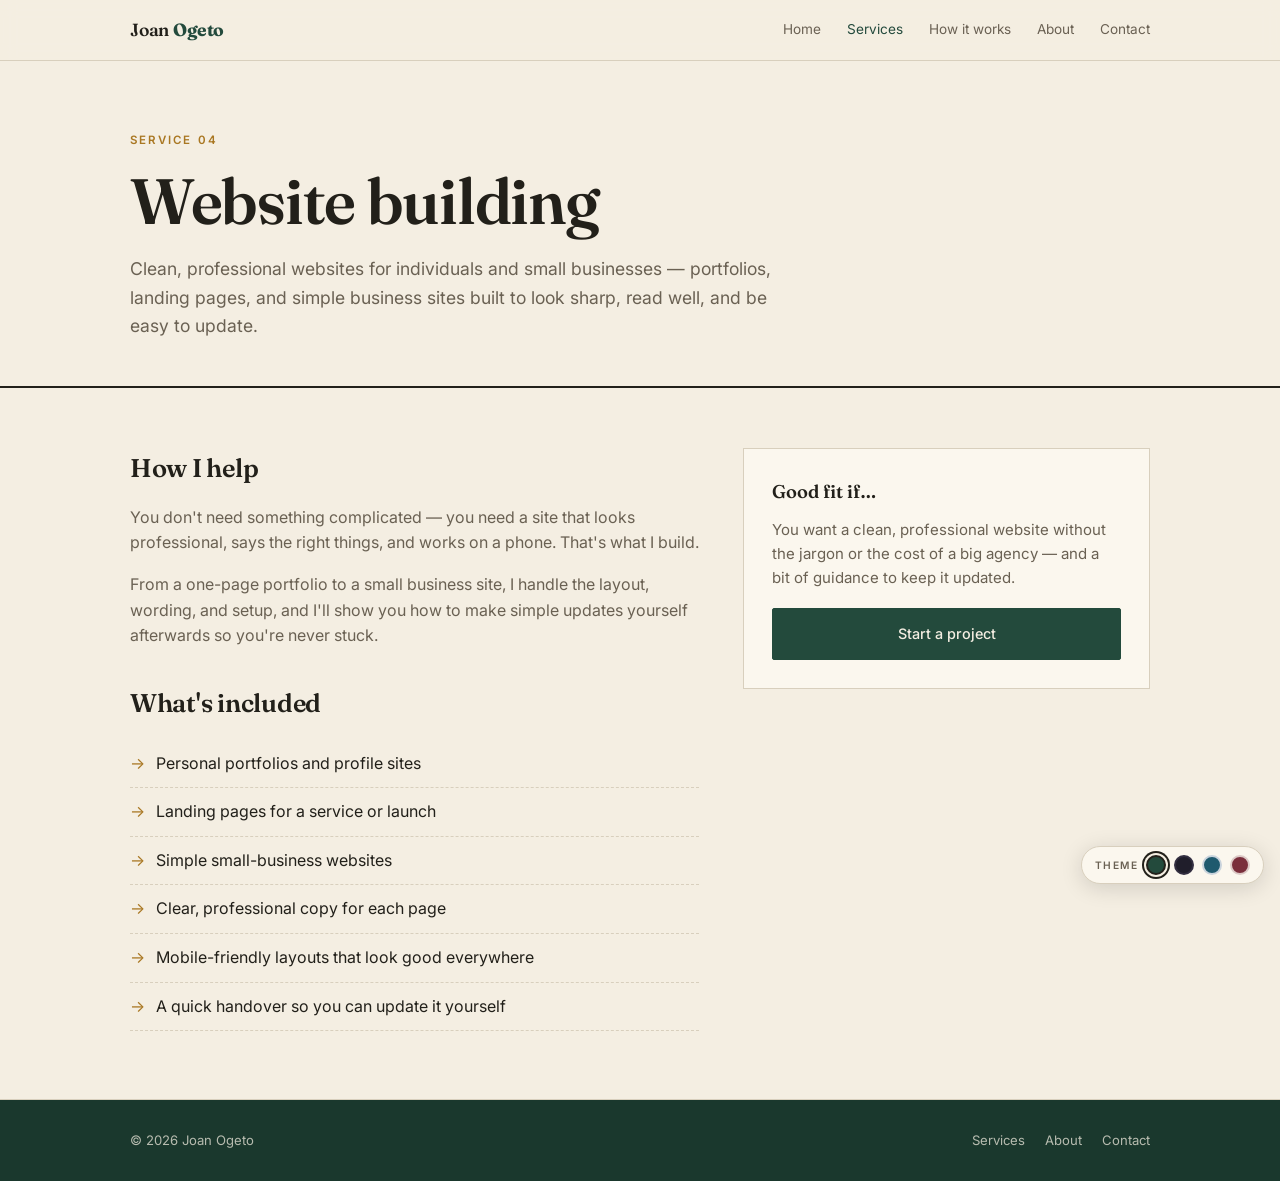
<file: website-building.html>
<!DOCTYPE html>
<html lang="en">
<head>
<meta charset="UTF-8">
<meta name="viewport" content="width=device-width, initial-scale=1.0">
<script>(function(){try{var t=localStorage.getItem("joan-theme");if(t)document.documentElement.setAttribute("data-theme",t);}catch(e){}})();</script>
<title>Website building — Joan Ogeto</title>
<link rel="preconnect" href="https://fonts.googleapis.com">
<link rel="preconnect" href="https://fonts.gstatic.com" crossorigin>
<link href="https://fonts.googleapis.com/css2?family=Fraunces:opsz,wght@9..144,400;9..144,500;9..144,600;9..144,700&family=Inter:wght@400;500;600&display=swap" rel="stylesheet">
<link rel="stylesheet" href="style.css">
</head>
<body>

<nav class="nav">
  <div class="wrap">
    <a href="index.html" class="name">Joan <b>Ogeto</b></a>
    <button class="burger" aria-label="Menu">&#9776;</button>
    <div class="links">
      <a href="index.html">Home</a>
      <a href="services.html" class="active">Services</a>
      <a href="process.html">How it works</a>
      <a href="about.html">About</a>
      <a href="contact.html">Contact</a>
    </div>
  </div>
</nav>

<header class="pagehead">
  <div class="wrap">
    <div class="eyebrow label">Service 04</div>
    <h1>Website building</h1>
    <p>Clean, professional websites for individuals and small businesses — portfolios, landing pages, and simple business sites built to look sharp, read well, and be easy to update.</p>
  </div>
</header>

<section class="detail">
  <div class="wrap">
    <div class="detail-grid">
      <div>
        <h2>How I help</h2>
        <p>You don't need something complicated — you need a site that looks professional, says the right things, and works on a phone. That's what I build.</p>
        <p>From a one-page portfolio to a small business site, I handle the layout, wording, and setup, and I'll show you how to make simple updates yourself afterwards so you're never stuck.</p>
        <h2 style="margin-top:34px">What's included</h2>
        <ul>
          <li>Personal portfolios and profile sites</li>
          <li>Landing pages for a service or launch</li>
          <li>Simple small-business websites</li>
          <li>Clear, professional copy for each page</li>
          <li>Mobile-friendly layouts that look good everywhere</li>
          <li>A quick handover so you can update it yourself</li>
        </ul>
      </div>
      <aside class="aside">
        <h4>Good fit if&hellip;</h4>
        <p>You want a clean, professional website without the jargon or the cost of a big agency — and a bit of guidance to keep it updated.</p>
        <a href="contact.html" class="btn solid" style="width:100%;text-align:center">Start a project</a>
      </aside>
    </div>
  </div>
</section>

<footer>
  <div class="wrap">
    <span>&copy; 2026 Joan Ogeto</span>
    <div class="fnav">
      <a href="services.html">Services</a>
      <a href="about.html">About</a>
      <a href="contact.html">Contact</a>
    </div>
  </div>
</footer>

<div class="theme-pick" role="group" aria-label="Colour theme">
  <span class="theme-pick__label">Theme</span>
  <button class="swatch" data-theme="editorial" title="Editorial" style="--sw:#234A3C" aria-label="Editorial theme"></button>
  <button class="swatch" data-theme="midnight" title="Midnight" style="--sw:#201E2B" aria-label="Midnight theme"></button>
  <button class="swatch" data-theme="ocean" title="Ocean" style="--sw:#1F5A6E" aria-label="Ocean theme"></button>
  <button class="swatch" data-theme="wine" title="Wine" style="--sw:#7A2E3B" aria-label="Wine theme"></button>
</div>
<script src="script.js"></script>
</body>
</html>
</file>
<file: style.css>
/* ===========================================================
   Joan Ogeto — shared styles for all pages
   Edit colours once here and every page updates.
   =========================================================== */
:root{
  --paper:#F4EEE2;
  --card:#FBF7EE;
  --ink:#22201A;
  --soft:#6A6153;
  --line:#D8CFBD;
  --green:#234A3C;
  --green-deep:#1A382D;
  --brass:#A97722;
  --btn-fg:#F4EEE2;
  --panel-bg:#234A3C;
  --panel-fg:#F4EEE2;
  --panel-accent:#D8B877;
  --panel-em:#E4C88A;
  --panel-border:rgba(244,238,226,.5);
  --foot-bg:#1A382D;
  --foot-fg:rgba(244,238,226,.72);
  --max:1080px;
}
*{box-sizing:border-box;margin:0;padding:0}
html{scroll-behavior:smooth}
@media (prefers-reduced-motion:reduce){html{scroll-behavior:auto}}
body{
  background:var(--paper);color:var(--ink);
  font-family:'Inter',system-ui,sans-serif;line-height:1.6;
  -webkit-font-smoothing:antialiased;overflow-x:hidden;
  transition:background-color .3s ease,color .3s ease;
}
a{color:inherit;text-decoration:none}
img{max-width:100%;display:block}
.wrap{max-width:var(--max);margin:0 auto;padding:0 30px}
.label{font-size:.72rem;letter-spacing:.18em;text-transform:uppercase;font-weight:600}

/* ---------- navigation ---------- */
.nav{position:sticky;top:0;z-index:40;background:color-mix(in srgb,var(--paper) 90%,transparent);backdrop-filter:blur(8px);border-bottom:1px solid var(--line)}
.nav .wrap{display:flex;align-items:center;justify-content:space-between;height:60px}
.nav .name{font-family:'Fraunces';font-weight:600;font-size:1.1rem;letter-spacing:-.01em}
.nav .name b{color:var(--green)}
.nav .links{display:flex;gap:26px;align-items:center}
.nav .links a{color:var(--soft);font-size:.85rem;transition:color .2s}
.nav .links a:hover,.nav .links a.active{color:var(--green)}
.nav .burger{display:none;background:none;border:0;cursor:pointer;font-size:1.5rem;color:var(--ink);line-height:1}
@media(max-width:640px){
  .nav .burger{display:block}
  .nav .links{position:absolute;top:60px;left:0;right:0;flex-direction:column;gap:0;background:var(--paper);border-bottom:1px solid var(--line);max-height:0;overflow:hidden;transition:max-height .3s ease}
  .nav .links.open{max-height:320px}
  .nav .links a{padding:16px 30px;width:100%;border-top:1px solid var(--line);font-size:1rem}
}

/* ---------- buttons ---------- */
.btn{display:inline-block;font-size:.9rem;font-weight:500;padding:13px 24px;border-radius:2px;transition:all .2s;border:1px solid var(--ink);cursor:pointer}
.btn.solid{background:var(--green);border-color:var(--green);color:var(--btn-fg)}
.btn.solid:hover{background:var(--green-deep);border-color:var(--green-deep)}
.btn.ghost:hover{background:var(--ink);color:var(--paper)}
a:focus-visible,button:focus-visible{outline:2px solid var(--brass);outline-offset:3px}

/* ---------- home hero ---------- */
.hero{padding:96px 0 70px;border-bottom:2px solid var(--ink)}
.hero .eyebrow{color:var(--brass);margin-bottom:34px}
.hero h1{font-family:'Fraunces';font-weight:600;font-size:clamp(3rem,10vw,7rem);line-height:.92;letter-spacing:-.03em}
.hero h1 .sub{display:block;font-size:clamp(1.1rem,3vw,1.7rem);color:var(--green);font-weight:500;font-style:italic;letter-spacing:-.01em;margin-top:20px;max-width:22ch;line-height:1.15}
.hero .lede{margin-top:34px;max-width:600px;font-size:1.1rem;color:var(--soft)}
.hero .lede b{color:var(--ink);font-weight:600}
.hero .cta-row{margin-top:38px;display:flex;flex-wrap:wrap;gap:14px}

/* ---------- inner page header ---------- */
.pagehead{padding:70px 0 46px;border-bottom:2px solid var(--ink)}
.pagehead .eyebrow{color:var(--brass);margin-bottom:20px}
.pagehead h1{font-family:'Fraunces';font-weight:600;font-size:clamp(2.4rem,6vw,4rem);line-height:1;letter-spacing:-.02em}
.pagehead p{margin-top:22px;max-width:60ch;font-size:1.1rem;color:var(--soft)}

/* ---------- generic section ---------- */
.sec{padding:66px 0;border-bottom:1px solid var(--line)}
.sec-head{display:flex;align-items:baseline;gap:16px;margin-bottom:14px}
.sec-head .k{color:var(--brass)}
.sec-head .rule{flex:1;height:1px;background:var(--line);align-self:center}
.sec-title{font-family:'Fraunces';font-weight:600;font-size:clamp(1.8rem,4vw,2.6rem);letter-spacing:-.02em;margin-bottom:8px}
.sec-intro{color:var(--soft);max-width:60ch;margin-bottom:40px}

/* ---------- services overview (cards) ---------- */
.svc-grid{display:grid;grid-template-columns:repeat(auto-fit,minmax(250px,1fr));gap:1px;background:var(--line);border:1px solid var(--line)}
.svc{background:var(--paper);padding:30px 26px 34px;transition:background .2s;display:block}
.svc:hover{background:var(--card)}
.svc .no{font-family:'Fraunces';color:var(--brass);font-size:1.3rem;font-weight:500}
.svc h3{font-family:'Fraunces';font-weight:600;font-size:1.35rem;letter-spacing:-.01em;margin:10px 0 10px}
.svc p{color:var(--soft);font-size:.96rem}
.svc .more{margin-top:16px;color:var(--green);font-weight:600;font-size:.85rem}
.svc:hover .more{color:var(--brass)}

/* ---------- service detail body ---------- */
.detail{padding:60px 0;border-bottom:1px solid var(--line)}
.detail-grid{display:grid;grid-template-columns:1fr;gap:44px}
@media(min-width:820px){.detail-grid{grid-template-columns:1.4fr 1fr}}
.detail h2{font-family:'Fraunces';font-weight:600;font-size:1.6rem;margin-bottom:16px;letter-spacing:-.01em}
.detail p{color:var(--soft);margin-bottom:16px;max-width:64ch}
.detail ul{list-style:none;margin:8px 0 8px}
.detail ul li{padding:11px 0 11px 26px;border-bottom:1px dashed var(--line);position:relative;color:var(--ink)}
.detail ul li::before{content:"→";position:absolute;left:0;color:var(--brass)}
.aside{background:var(--card);border:1px solid var(--line);padding:28px;height:fit-content}
.aside h4{font-family:'Fraunces';font-weight:600;font-size:1.15rem;margin-bottom:12px}
.aside p{color:var(--soft);font-size:.94rem;margin-bottom:18px}

/* ---------- process steps ---------- */
.steps{display:grid;grid-template-columns:repeat(auto-fit,minmax(200px,1fr));gap:26px}
.step{border-top:2px solid var(--green);padding-top:18px}
.step .n{font-family:'Fraunces';color:var(--brass);font-size:.9rem;letter-spacing:.1em;margin-bottom:10px;display:block}
.step h4{font-family:'Fraunces';font-weight:600;font-size:1.2rem;margin-bottom:8px}
.step p{color:var(--soft);font-size:.94rem}

/* ---------- about ---------- */
.about p{font-size:1.15rem;line-height:1.65;max-width:62ch;font-family:'Fraunces';font-weight:400;color:var(--ink);margin-bottom:18px}

/* ---------- contact ---------- */
.contact{background:var(--panel-bg);color:var(--panel-fg);padding:88px 0}
.contact .k{color:var(--panel-accent)}
.contact h2{font-family:'Fraunces';font-weight:600;font-size:clamp(2rem,5.5vw,3.6rem);letter-spacing:-.02em;line-height:1.02;margin:18px 0 26px;max-width:18ch}
.contact h2 em{font-style:italic;color:var(--panel-em)}
.contact .links{display:flex;flex-wrap:wrap;gap:14px}
.contact .links a{font-size:.92rem;padding:14px 24px;border:1px solid var(--panel-border);border-radius:2px;transition:all .2s}
.contact .links a.primary{background:var(--panel-fg);color:var(--panel-bg);border-color:var(--panel-fg);font-weight:600}
.contact .links a:hover{background:var(--brass);border-color:var(--brass);color:#fff}

/* ---------- footer ---------- */
footer{padding:30px 0;background:var(--foot-bg);color:var(--foot-fg)}
footer .wrap{display:flex;justify-content:space-between;flex-wrap:wrap;gap:14px;font-size:.82rem;align-items:center}
footer .fnav{display:flex;gap:20px;flex-wrap:wrap}
footer .fnav a:hover{color:#fff}


/* ===========================================================
   COLOUR THEMES  (the floating picker switches these)
   :root above is the default "Editorial" theme.
   =========================================================== */
[data-theme="midnight"]{
  --paper:#16151E;--card:#201E2B;--ink:#ECEAF3;--soft:#9E99AE;--line:#322E40;
  --brass:#E0A94E;--green:#86B8A6;--green-deep:#0E0D15;--btn-fg:#16151E;
  --panel-bg:#0E0D15;--panel-fg:#ECEAF3;--panel-accent:#E0A94E;--panel-em:#EEC97F;
  --panel-border:rgba(236,234,243,.35);--foot-bg:#0A0910;--foot-fg:rgba(236,234,243,.6);
}
[data-theme="ocean"]{
  --paper:#EEF1F4;--card:#F7F9FB;--ink:#14202B;--soft:#566371;--line:#C9D3DC;
  --brass:#C77D3A;--green:#1F5A6E;--green-deep:#143F4E;--btn-fg:#EEF1F4;
  --panel-bg:#1F5A6E;--panel-fg:#EEF1F4;--panel-accent:#E1B07A;--panel-em:#F0C892;
  --panel-border:rgba(238,241,244,.5);--foot-bg:#143F4E;--foot-fg:rgba(238,241,244,.72);
}
[data-theme="wine"]{
  --paper:#F5EEEB;--card:#FCF6F3;--ink:#251A1C;--soft:#6E5A5C;--line:#DCC9C6;
  --brass:#B07A2E;--green:#7A2E3B;--green-deep:#5E232E;--btn-fg:#F5EEEB;
  --panel-bg:#7A2E3B;--panel-fg:#F5EEEB;--panel-accent:#E0B27C;--panel-em:#EDC894;
  --panel-border:rgba(245,238,235,.5);--foot-bg:#5E232E;--foot-fg:rgba(245,238,235,.72);
}

/* ---------- floating theme picker ---------- */
.theme-pick{position:fixed;right:16px;bottom:16px;z-index:60;display:flex;align-items:center;gap:8px;
  background:var(--card);border:1px solid var(--line);border-radius:100px;padding:8px 13px;
  box-shadow:0 4px 22px rgba(0,0,0,.14)}
.theme-pick__label{font-size:.64rem;letter-spacing:.14em;text-transform:uppercase;color:var(--soft);font-weight:600}
.swatch{width:20px;height:20px;border-radius:50%;border:2px solid var(--line);background:var(--sw);
  cursor:pointer;padding:0;transition:transform .15s}
.swatch:hover{transform:scale(1.15)}
.swatch.is-active{border-color:var(--ink);box-shadow:0 0 0 2px var(--paper),0 0 0 4px var(--ink)}
@media(max-width:560px){.theme-pick{right:10px;bottom:10px;padding:7px 10px;gap:6px}.theme-pick__label{display:none}}
@media (prefers-reduced-motion:reduce){body{transition:none}}
</file>
